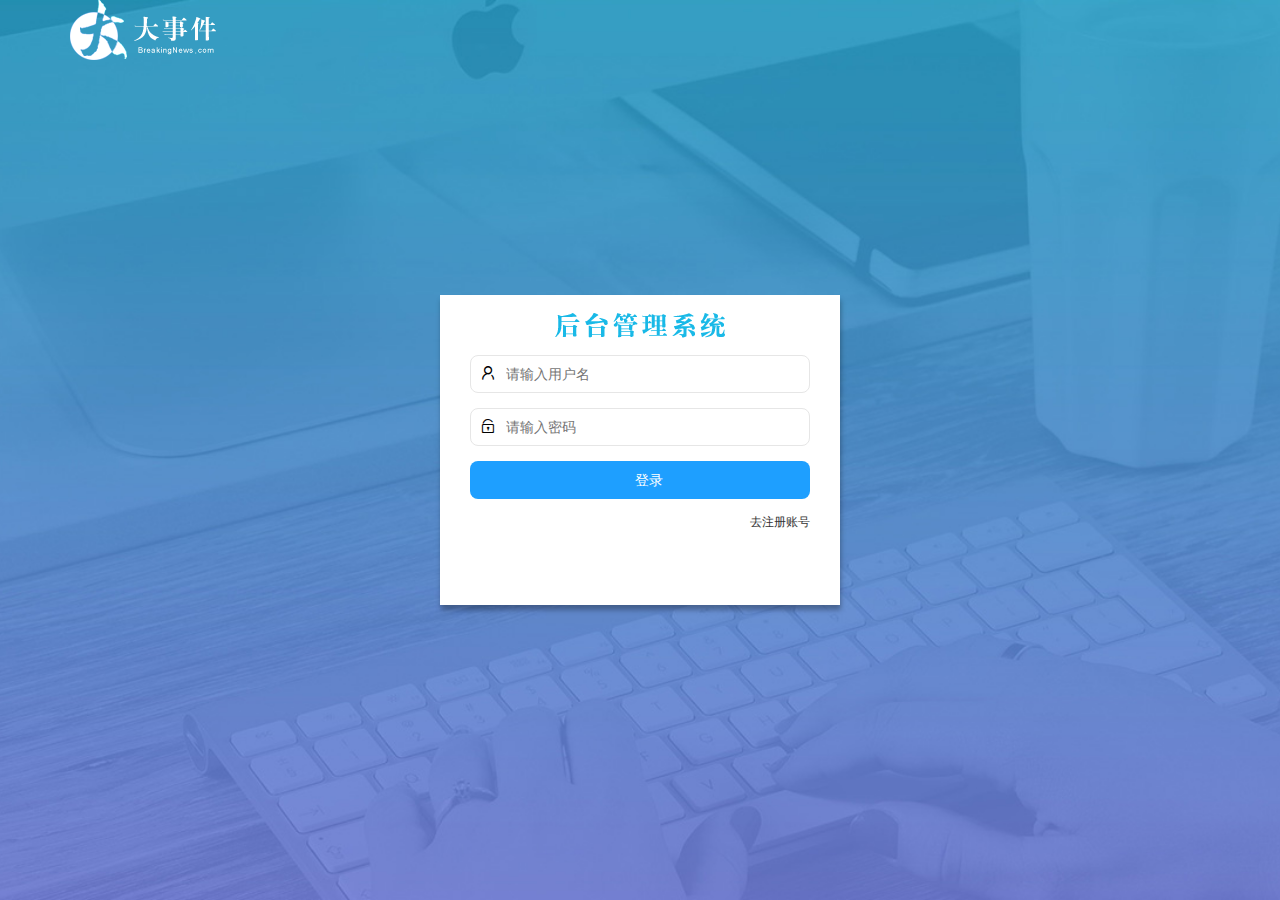
<file: login.html>
<!DOCTYPE html>
<html lang="en">

<head>
    <meta charset="UTF-8">
    <meta name="viewport" content="width=device-width, initial-scale=1.0">
    <title>大事件-登录/注册</title>
    <!-- 引入 layui 的css文件 -->
    <link rel="stylesheet" href="/assets/lib/layui/css/layui.css" />
    <!-- 引入自己的login.css文件 -->
    <link rel="stylesheet" href="/assets/css/login.css" />

</head>

<body>
    <!-- 大事件logo -->
    <div class="layui-main"><img src="/assets/images/logo.png" alt=""></div>
    <!-- 登录页面区域 -->
    <div class="loginAndRegBox login-box">
        <!-- 后台管理系统title -->
        <div class="login-title"></div>
        <!-- 表单区域 -->
        <form class="layui-form" id="login_box">
            <!-- 用户名 -->
            <div class="layui-form-item">
                <i class="layui-icon layui-icon-username"></i>
                <input type="text" name="username" required lay-verify="required|username" placeholder="请输入用户名" autocomplete="off" class="layui-input">
            </div>
            <!-- 密码框 -->
            <div class="layui-form-item">
                <i class="layui-icon layui-icon-password"></i>
                <input type="password" name="password" required lay-verify="required|pwd" placeholder="请输入密码" autocomplete="off" class="layui-input">
            </div>
            <!-- 登录按钮 -->
            <div class="layui-form-item">
                <button class=" layui-btn layui-btn-normal layui-btn-fluid " lay-submit>登录</button>
            </div>
            <!-- 去注册账号链接跳转 -->
            <div class="layui-form-item">
                <a href="javascript:;" id="register">去注册账号</a>
            </div>
        </form>
    </div>
    <!-- 注册页面区域 -->
    <div class="loginAndRegBox reg-box">
        <!-- 后台管理系统title -->
        <div class="login-title"></div>
        <!-- 表单区域 -->
        <form class="layui-form" id="reg_box">
            <!-- 用户名 -->
            <div class="layui-form-item">
                <i class="layui-icon layui-icon-username"></i>
                <input type="text" name="username" required lay-verify="required|username" placeholder="请输入用户名" autocomplete="off" class="layui-input">
            </div>
            <!-- 密码框 -->
            <div class="layui-form-item">
                <i class="layui-icon layui-icon-password"></i>
                <input type="password" id="password" name="password" required lay-verify="required|pwd" placeholder="请输入密码" autocomplete="off" class="layui-input">
            </div>
            <!-- 再次确认密码 -->
            <div class="layui-form-item">
                <i class="layui-icon layui-icon-password"></i>
                <input type="password" name="repassword" required lay-verify="required|pwd|repwd" placeholder="再次确认密码" autocomplete="off" class="layui-input">
            </div>
            <!-- 注册按钮 -->
            <div class="layui-form-item">
                <button class=" layui-btn layui-btn-normal layui-btn-fluid " lay-submit>注册</button>
            </div>
            <!-- 去登录账号链接跳转 -->
            <div class="layui-form-item">
                <a href="javascript:;" id="login">去登录</a>
            </div>
        </form>
    </div>

    <!-- 引入layui的js 文件 -->
    <script src="/assets/lib/layui/layui.all.js"></script>
    <!-- 引入jquery 文件 -->
    <script src="/assets/lib/jquery.js"></script>
    <!-- 引入自己的拼接根路径的baseAPI.js文件 -->
    <script src="/assets/js/baseAPI.js"></script>
    <!-- 引入自己的login.js文件 -->
    <script src="/assets/js/login.js"></script>
</body>

</html>
</file>
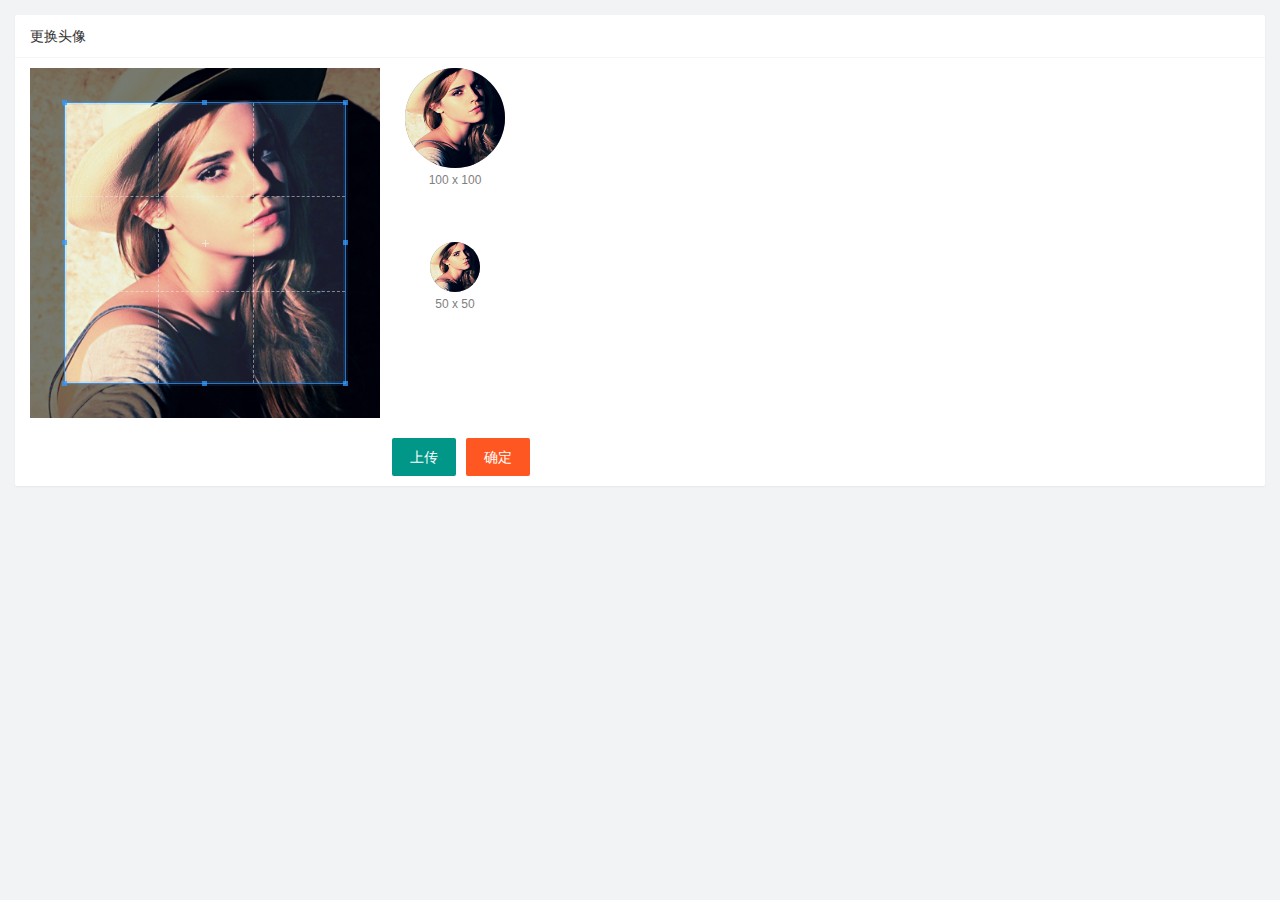
<file: user_avatar.html>
<!DOCTYPE html>
<html lang="en">

<head>
    <meta charset="UTF-8">
    <meta name="viewport" content="width=device-width, initial-scale=1.0">
    <title>Document</title>
    <link rel="stylesheet" href="/assets/lib/layui/css/layui.css">
    <link rel="stylesheet" href="/assets/lib/cropper/cropper.css" />
    <link rel="stylesheet" href="/assets/css/uaer_avatar.css">
</head>

<body>
    <div class="layui-card">
        <div class="layui-card-header">更换头像</div>
        <div class="layui-card-body">
            <!-- 第一行的图片裁剪和预览区域 -->
            <div class="row1">
                <!-- 图片裁剪区域 -->
                <div class="cropper-box">
                    <!-- 这个 img 标签很重要，将来会把它初始化为裁剪区域 -->
                    <img id="image" src="/assets/images/sample.jpg" />
                </div>
                <!-- 图片的预览区域 -->
                <div class="preview-box">
                    <div>
                        <!-- 宽高为 100px 的预览区域 -->
                        <div class="img-preview w100"></div>
                        <p class="size">100 x 100</p>
                    </div>
                    <div>
                        <!-- 宽高为 50px 的预览区域 -->
                        <div class="img-preview w50"></div>
                        <p class="size">50 x 50</p>
                    </div>
                </div>
            </div>

            <!-- 第二行的按钮区域 -->
            <div class="row2">
                <input type="file" id="file" accept="image/jpeg,image/png">
                <button type="button" class="layui-btn" id="btn_file">上传</button>
                <button type="button" id="btn_end" class="layui-btn layui-btn-danger">确定</button>
            </div>
        </div>
    </div>
    <script src="/assets/lib/layui/layui.all.js"></script>
    <script src="/assets/lib/jquery.js"></script>
    <script src="/assets/lib/cropper/Cropper.js"></script>
    <script src="/assets/lib/cropper/jquery-cropper.js"></script>
    <script src="/assets/js/baseAPI.js"></script>
    <script src="/assets/js/user_avatar.js"></script>
</body>

</html>
</file>
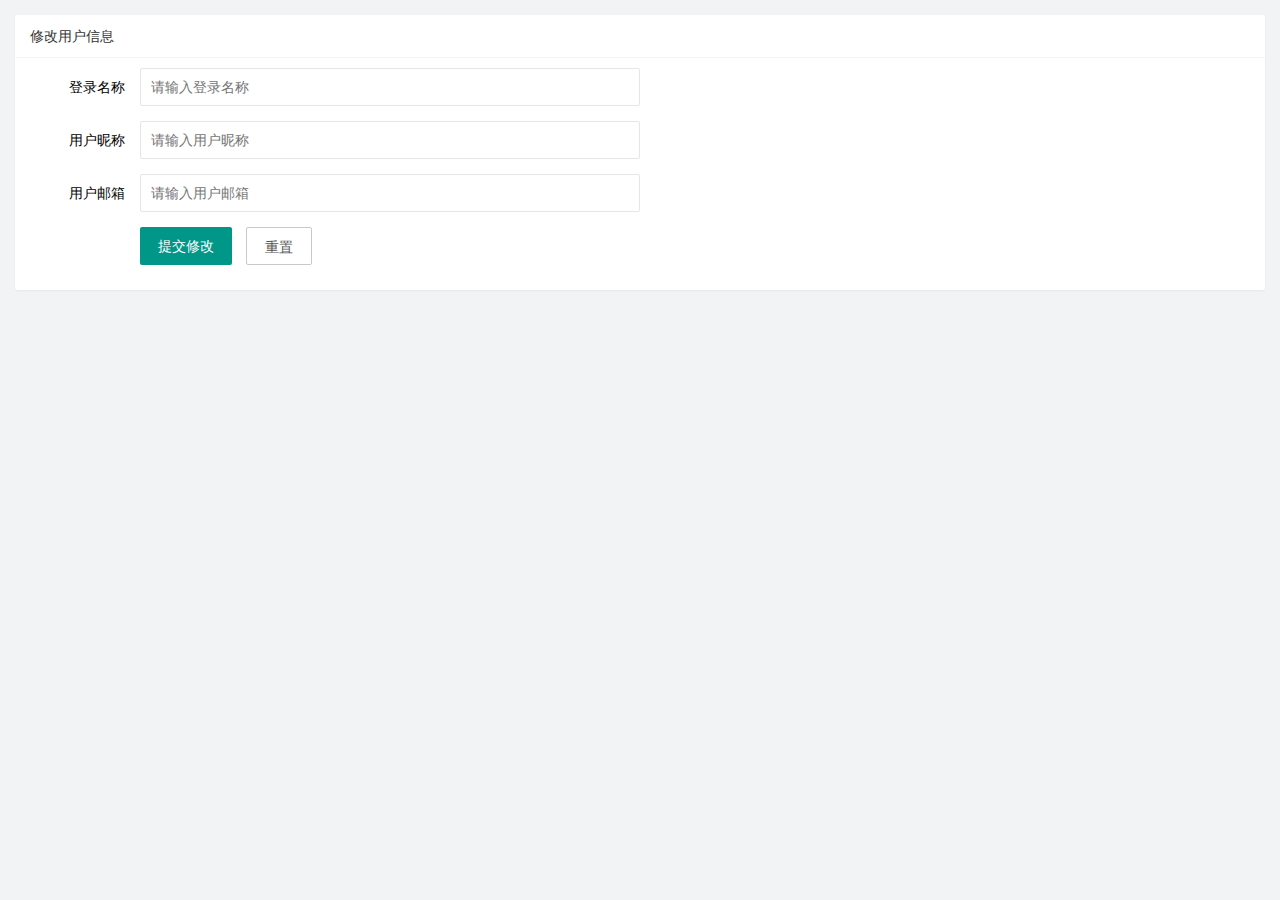
<file: user_info.html>
<!DOCTYPE html>
<html lang="en">

<head>
    <meta charset="UTF-8">
    <meta name="viewport" content="width=device-width, initial-scale=1.0">
    <title>基本资料</title>
    <!-- 引入layui的css样式 -->
    <link rel="stylesheet" href="/assets/lib/layui/css/layui.css" />
    <!-- 引入自己的CSS样式 -->
    <link rel="stylesheet" href="/assets/css/user_info.css" />
</head>

<body>
    <div class="layui-card">
        <div class="layui-card-header">修改用户信息</div>
        <div class="layui-card-body">
            <!-- 表单区域 -->
            <form class="layui-form" lay-filter="layui-form">
                <!-- 隐藏域 -->
                <input type="hidden" name="id" value="" />
                <div class="layui-form-item">
                    <label class="layui-form-label">登录名称</label>
                    <input type="text" name="username" required lay-verify="required" placeholder="请输入登录名称" autocomplete="off" class="layui-input" readonly>
                </div>
                <div class="layui-form-item">
                    <label class="layui-form-label">用户昵称</label>
                    <input type="text" name="nickname" required lay-verify="required|nickname" placeholder="请输入用户昵称" autocomplete="off" class="layui-input">
                </div>
                <div class="layui-form-item">
                    <label class="layui-form-label">用户邮箱</label>
                    <input type="text" name="email" required lay-verify="required|email" placeholder="请输入用户邮箱" autocomplete="off" class="layui-input">
                </div>
                <div class="layui-form-item">
                    <div class="layui-input-block">
                        <button class="layui-btn" lay-submit lay-filter="formDemo">提交修改</button>
                        <button type="reset" class="layui-btn layui-btn-primary" id="btnReset">重置</button>
                    </div>
                </div>
            </form>
        </div>
    </div>
    <!-- 引入layui的js文件 -->
    <script src="/assets/lib/layui/layui.all.js"></script>
    <!-- 引入jquery文件 -->
    <script src="/assets/lib/jquery.js"></script>
    <!-- 引入baseAPI.js文件 -->
    <script src="/assets/js/baseAPI.js"></script>
    <!-- 引入自己的js文件 -->
    <script src="/assets/js/user_info.js"></script>
</body>

</html>
</file>
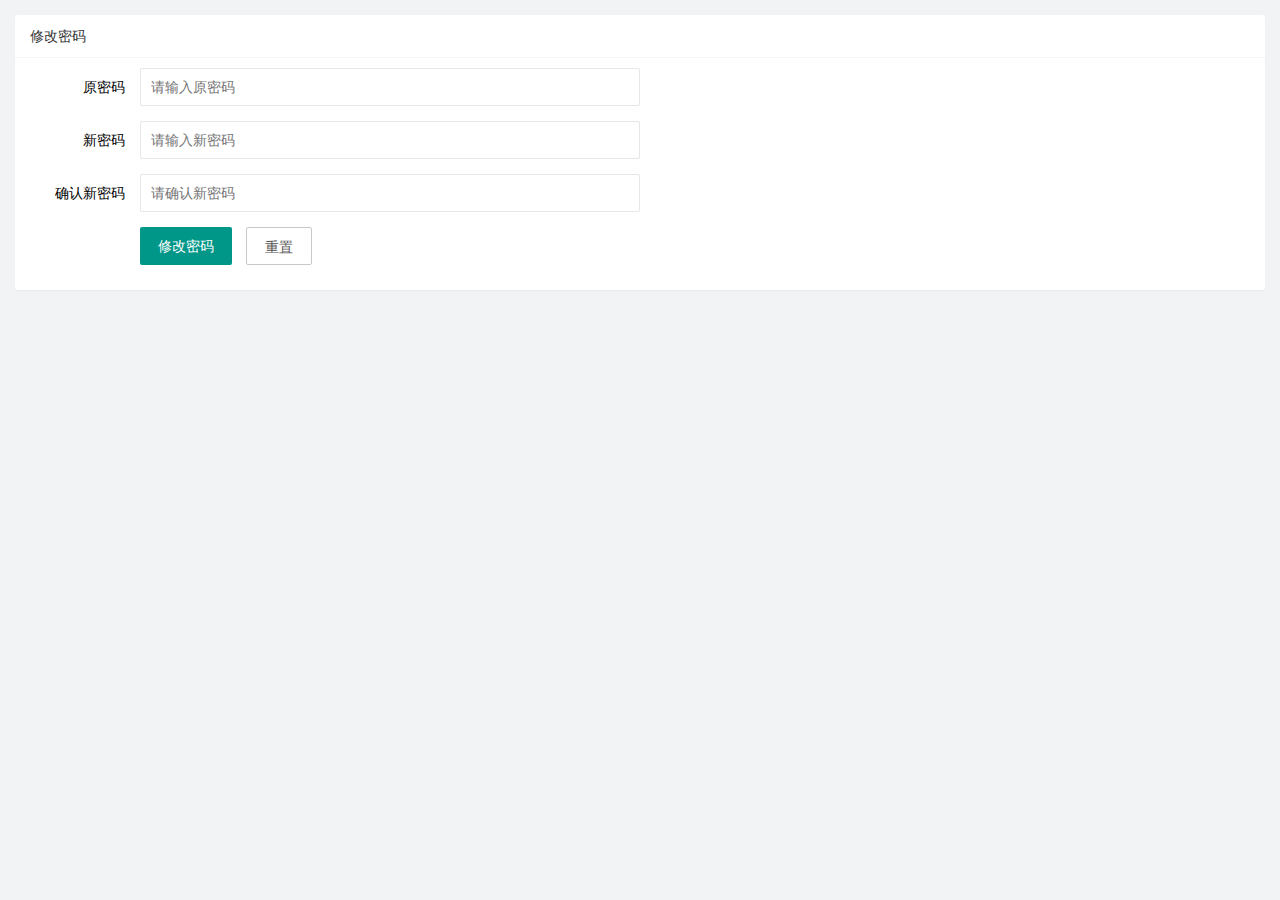
<file: user_pwd.html>
<!DOCTYPE html>
<html lang="en">

<head>
    <meta charset="UTF-8">
    <meta name="viewport" content="width=device-width, initial-scale=1.0">
    <title>Document</title>
    <link rel="stylesheet" href="/assets/lib/layui/css/layui.css">
    <link rel="stylesheet" href="/assets/css/user_pwd.css">
</head>

<body>
    <div class="layui-card">
        <div class="layui-card-header">修改密码</div>
        <div class="layui-card-body">
            <!-- 表单区域 -->
            <form class="layui-form">
                <div class="layui-form-item">
                    <label class="layui-form-label">原密码</label>
                    <input type="password" name="oldPwd" required lay-verify="required|pwd" placeholder="请输入原密码" autocomplete="off" class="layui-input">
                </div>
                <div class="layui-form-item">
                    <label class="layui-form-label">新密码</label>
                    <input type="password" name="newPwd" required lay-verify="required|pwd|samepwd" placeholder="请输入新密码" autocomplete="off" class="layui-input">
                </div>
                <div class="layui-form-item">
                    <label class="layui-form-label">确认新密码</label>
                    <input type="password" name="rePwd" required lay-verify="required|pwd|repwd" placeholder="请确认新密码" autocomplete="off" class="layui-input">
                </div>
                <div class="layui-form-item">
                    <div class="layui-input-block">
                        <button class="layui-btn" lay-submit lay-filter="formDemo">修改密码</button>
                        <button type="reset" class="layui-btn layui-btn-primary" id="btnReset">重置</button>
                    </div>
                </div>
            </form>
        </div>
    </div>
    <!-- 引入layui的js文件 -->
    <script src="/assets/lib/layui/layui.all.js"></script>
    <!-- 引入jquery文件 -->
    <script src="/assets/lib/jquery.js"></script>
    <!-- 引入baseAPI.js文件 -->
    <script src="/assets/js/baseAPI.js"></script>
    <!-- 引入自己的js文件 -->
    <script src="/assets/js/user_pwd.js"></script>
</body>

</html>
</file>
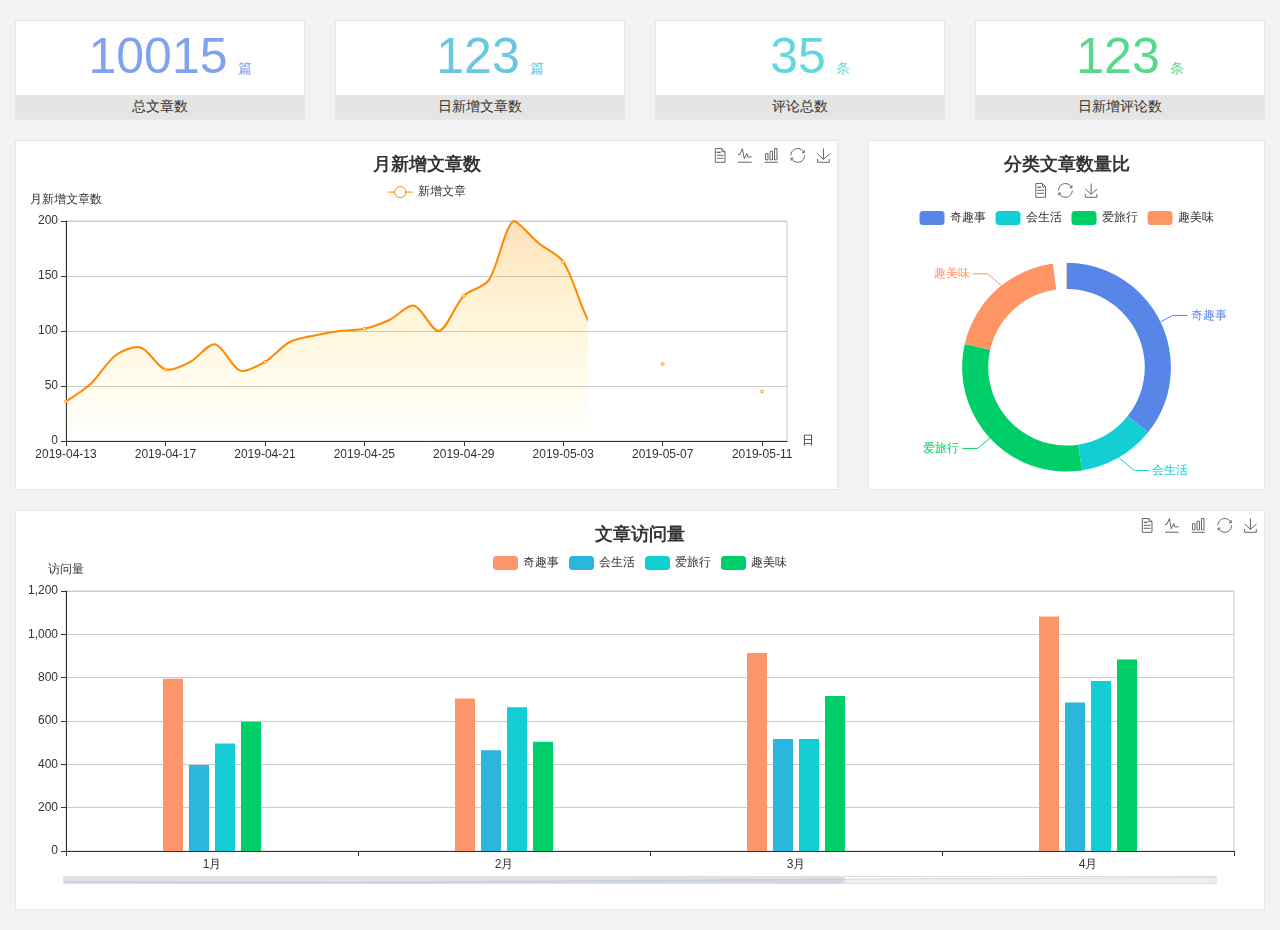
<file: home/dashboard.html>
<!DOCTYPE html>
<html lang="en">

<head>
  <meta charset="UTF-8">
  <meta name="viewport" content="width=device-width, initial-scale=1.0">
  <meta http-equiv="X-UA-Compatible" content="ie=edge">
  <title>图表统计</title>
  <link rel="stylesheet" href="../../assets/lib/bootstrap.css" />
  <link rel="stylesheet" href="../../assets/lib/main.css" />
  <script src="../../assets/lib/jquery.js"></script>
  <script type="text/javascript" src="../../assets/lib/echarts.min.js"></script>
</head>

<body>
  <div class="container-fluid">
    <div class="row spannel_list">
      <div class="col-sm-3 col-xs-6">
        <div class="spannel">
          <em>10015</em><span>篇</span>
          <b>总文章数</b>
        </div>
      </div>
      <div class="col-sm-3 col-xs-6">
        <div class="spannel scolor01">
          <em>123</em><span>篇</span>
          <b>日新增文章数</b>
        </div>
      </div>
      <div class="col-sm-3 col-xs-6">
        <div class="spannel scolor02">
          <em>35</em><span>条</span>
          <b>评论总数</b>
        </div>
      </div>
      <div class="col-sm-3 col-xs-6">
        <div class="spannel scolor03">
          <em>123</em><span>条</span>
          <b>日新增评论数</b>
        </div>
      </div>
    </div>
  </div>

  <div class="container-fluid">
    <div class="row curve-pie">
      <div class="col-lg-8 col-md-8">
        <div class="gragh_pannel" id="curve_show"></div>
      </div>
      <div class="col-lg-4 col-md-4">
        <div class="gragh_pannel" id="pie_show"></div>
      </div>
    </div>
  </div>

  <div class="container-fluid">
    <div class="column_pannel" id="column_show"></div>
  </div>

  <script>
    var oChart = echarts.init(document.getElementById('curve_show'));
    var aList_all = [
      { 'count': 36, 'date': '2019-04-13' },
      { 'count': 52, 'date': '2019-04-14' },
      { 'count': 78, 'date': '2019-04-15' },
      { 'count': 85, 'date': '2019-04-16' },
      { 'count': 65, 'date': '2019-04-17' },
      { 'count': 72, 'date': '2019-04-18' },
      { 'count': 88, 'date': '2019-04-19' },
      { 'count': 64, 'date': '2019-04-20' },
      { 'count': 72, 'date': '2019-04-21' },
      { 'count': 90, 'date': '2019-04-22' },
      { 'count': 96, 'date': '2019-04-23' },
      { 'count': 100, 'date': '2019-04-24' },
      { 'count': 102, 'date': '2019-04-25' },
      { 'count': 110, 'date': '2019-04-26' },
      { 'count': 123, 'date': '2019-04-27' },
      { 'count': 100, 'date': '2019-04-28' },
      { 'count': 132, 'date': '2019-04-29' },
      { 'count': 146, 'date': '2019-04-30' },
      { 'count': 200, 'date': '2019-05-01' },
      { 'count': 180, 'date': '2019-05-02' },
      { 'count': 163, 'date': '2019-05-03' },
      { 'count': 110, 'date': '2019-05-04' },
      { 'count': 80, 'date': '2019-05-05' },
      { 'count': 82, 'date': '2019-05-06' },
      { 'count': 70, 'date': '2019-05-07' },
      { 'count': 65, 'date': '2019-05-08' },
      { 'count': 54, 'date': '2019-05-09' },
      { 'count': 40, 'date': '2019-05-10' },
      { 'count': 45, 'date': '2019-05-11' },
      { 'count': 38, 'date': '2019-05-12' },
    ];

    let aCount = [];
    let aDate = [];

    for (var i = 0; i < aList_all.length; i++) {
      aCount.push(aList_all[i].count);
      aDate.push(aList_all[i].date);
    }

    var chartopt = {
      title: {
        text: '月新增文章数',
        left: 'center',
        top: '10'
      },
      tooltip: {
        trigger: 'axis'
      },
      legend: {
        data: ['新增文章'],
        top: '40'
      },
      toolbox: {
        show: true,
        feature: {
          mark: { show: true },
          dataView: { show: true, readOnly: false },
          magicType: { show: true, type: ['line', 'bar'] },
          restore: { show: true },
          saveAsImage: { show: true }
        }
      },
      calculable: true,
      xAxis: [
        {
          name: '日',
          type: 'category',
          boundaryGap: false,
          data: aDate
        }
      ],
      yAxis: [
        {
          name: '月新增文章数',
          type: 'value'
        }
      ],
      series: [
        {
          name: '新增文章',
          type: 'line',
          smooth: true,
          itemStyle: { normal: { areaStyle: { type: 'default' }, color: '#f80' }, lineStyle: { color: '#f80' } },
          data: aCount
        }],
      areaStyle: {
        normal: {
          color: new echarts.graphic.LinearGradient(0, 0, 0, 1, [{
            offset: 0,
            color: 'rgba(255,136,0,0.39)'
          }, {
            offset: .34,
            color: 'rgba(255,180,0,0.25)'
          }, {
            offset: 1,
            color: 'rgba(255,222,0,0.00)'
          }])

        }
      },
      grid: {
        show: true,
        x: 50,
        x2: 50,
        y: 80,
        height: 220
      }
    };

    oChart.setOption(chartopt);


    var oPie = echarts.init(document.getElementById('pie_show'));
    var oPieopt =
    {
      title: {
        top: 10,
        text: '分类文章数量比',
        x: 'center'
      },
      tooltip: {
        trigger: 'item',
        formatter: "{a} <br/>{b} : {c} ({d}%)"
      },
      color: ['#5885e8', '#13cfd5', '#00ce68', '#ff9565'],
      legend: {
        x: 'center',
        top: 65,
        data: ['奇趣事', '会生活', '爱旅行', '趣美味']
      },
      toolbox: {
        show: true,
        x: 'center',
        top: 35,
        feature: {
          mark: { show: true },
          dataView: { show: true, readOnly: false },
          magicType: {
            show: true,
            type: ['pie', 'funnel'],
            option: {
              funnel: {
                x: '25%',
                width: '50%',
                funnelAlign: 'left',
                max: 1548
              }
            }
          },
          restore: { show: true },
          saveAsImage: { show: true }
        }
      },
      calculable: true,
      series: [
        {
          name: '访问来源',
          type: 'pie',
          radius: ['45%', '60%'],
          center: ['50%', '65%'],
          data: [
            { value: 300, name: '奇趣事' },
            { value: 100, name: '会生活' },
            { value: 260, name: '爱旅行' },
            { value: 180, name: '趣美味' }
          ]
        }
      ]
    };
    oPie.setOption(oPieopt);



    var oColumn = this.echarts.init(document.getElementById('column_show'));
    var oColumnopt =
    {
      title: {
        text: '文章访问量',
        left: 'center',
        top: '10'
      },
      tooltip: {
        trigger: 'axis'
      },
      legend: {
        data: ['奇趣事', '会生活', '爱旅行', '趣美味'],
        top: '40'
      },
      toolbox: {
        show: true,
        feature: {
          mark: { show: true },
          dataView: { show: true, readOnly: false },
          magicType: { show: true, type: ['line', 'bar'] },
          restore: { show: true },
          saveAsImage: { show: true }
        }
      },
      calculable: true,
      xAxis: [
        {
          type: 'category',
          data: ['1月', '2月', '3月', '4月', '5月']
        }
      ],
      yAxis: [
        {
          name: '访问量',
          type: 'value'
        }
      ],
      series: [
        {
          name: '奇趣事',
          type: 'bar',
          barWidth: 20,
          itemStyle: {
            normal: { areaStyle: { type: 'default' }, color: '#fd956a' }
          },
          data: [800, 708, 920, 1090, 1200]
        },
        {
          name: '会生活',
          type: 'bar',
          barWidth: 20,
          itemStyle: {
            normal: { areaStyle: { type: 'default' }, color: '#2bb6db' }
          },
          data: [400, 468, 520, 690, 800]
        },
        {
          name: '爱旅行',
          type: 'bar',
          barWidth: 20,
          itemStyle: {
            normal: { areaStyle: { type: 'default' }, color: '#13cfd5' }
          },
          data: [500, 668, 520, 790, 900]
        },
        {
          name: '趣美味',
          type: 'bar',
          barWidth: 20,
          itemStyle: {
            normal: { areaStyle: { type: 'default' }, color: '#00ce68' }
          },
          data: [600, 508, 720, 890, 1000]
        }
      ],
      grid: {
        show: true,
        x: 50,
        x2: 30,
        y: 80,
        height: 260
      },
      dataZoom: [//给x轴设置滚动条
        {
          start: 0,//默认为0
          end: 100 - 1000 / 31,//默认为100
          type: 'slider',
          show: true,
          xAxisIndex: [0],
          handleSize: 0,//滑动条的 左右2个滑动条的大小
          height: 8,//组件高度
          left: 45, //左边的距离
          right: 50,//右边的距离
          bottom: 26,//右边的距离
          handleColor: '#ddd',//h滑动图标的颜色
          handleStyle: {
            borderColor: "#cacaca",
            borderWidth: "1",
            shadowBlur: 2,
            background: "#ddd",
            shadowColor: "#ddd",
          }
        }]
    };
    oColumn.setOption(oColumnopt);
  </script>
</body>

</html>
</file>
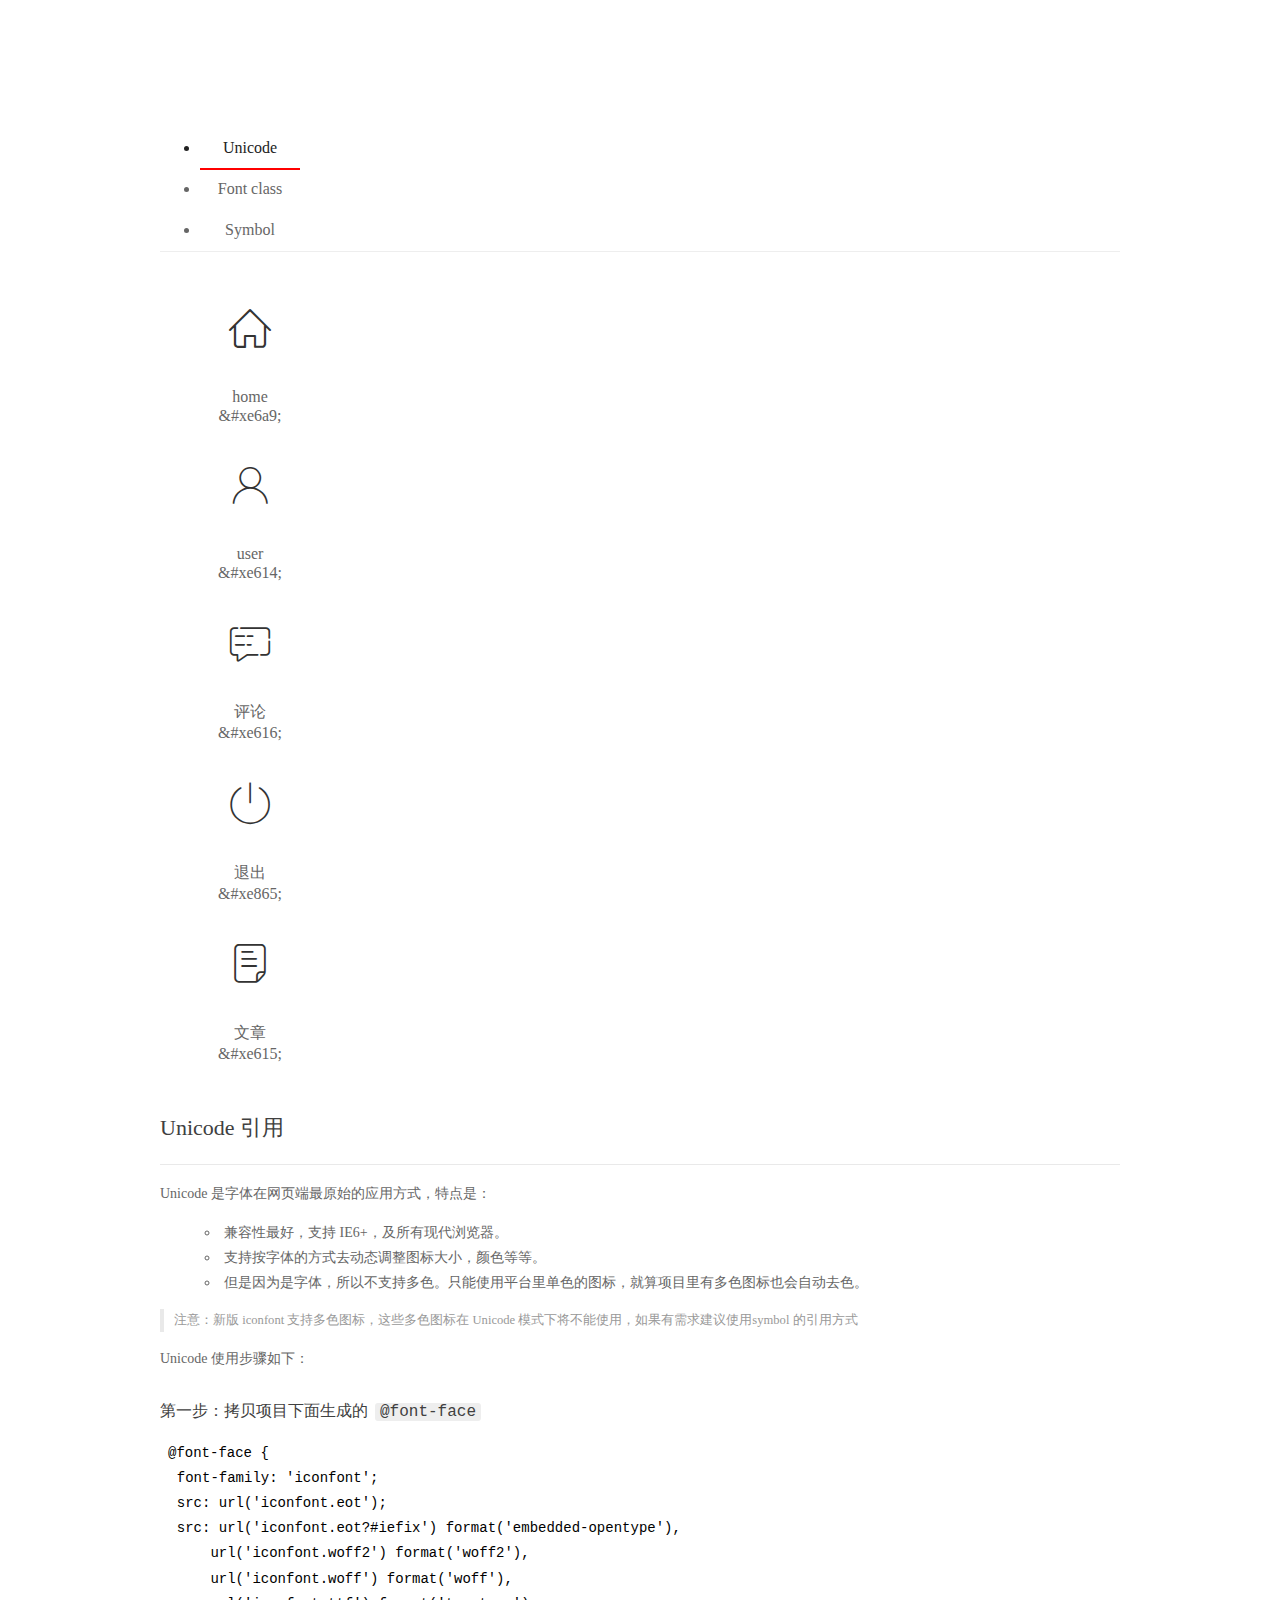
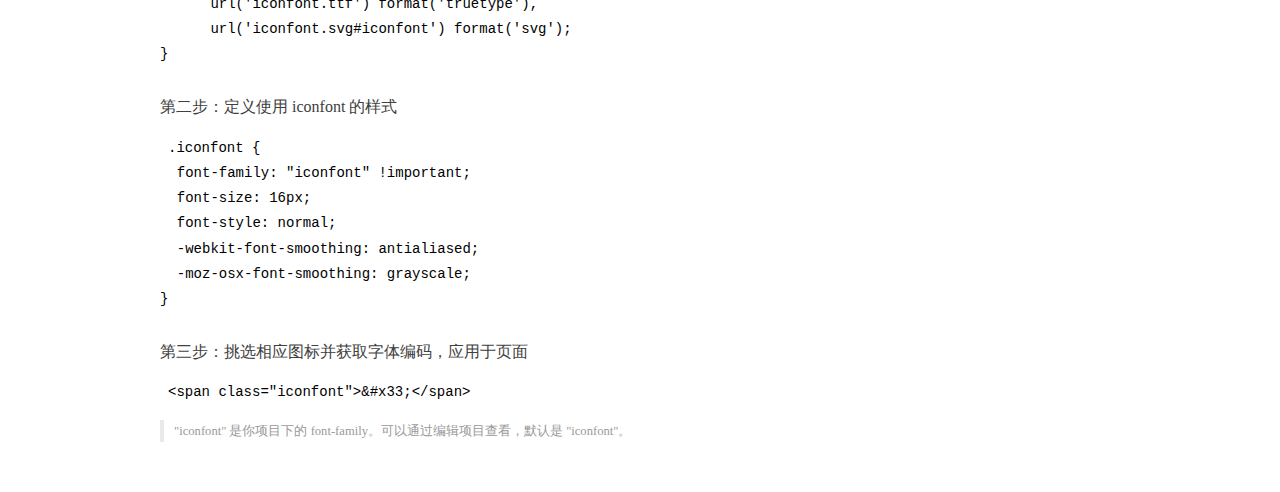
<file: assets/fonts/demo_index.html>
<!DOCTYPE html>
<html>
<head>
  <meta charset="utf-8"/>
  <title>IconFont Demo</title>
  <link rel="shortcut icon" href="https://gtms04.alicdn.com/tps/i4/TB1_oz6GVXXXXaFXpXXJDFnIXXX-64-64.ico" type="image/x-icon"/>
  <link rel="stylesheet" href="https://g.alicdn.com/thx/cube/1.3.2/cube.min.css">
  <link rel="stylesheet" href="demo.css">
  <link rel="stylesheet" href="iconfont.css">
  <script src="iconfont.js"></script>
  <!-- jQuery -->
  <script src="https://a1.alicdn.com/oss/uploads/2018/12/26/7bfddb60-08e8-11e9-9b04-53e73bb6408b.js"></script>
  <!-- 代码高亮 -->
  <script src="https://a1.alicdn.com/oss/uploads/2018/12/26/a3f714d0-08e6-11e9-8a15-ebf944d7534c.js"></script>
</head>
<body>
  <div class="main">
    <h1 class="logo"><a href="https://www.iconfont.cn/" title="iconfont 首页" target="_blank">&#xe86b;</a></h1>
    <div class="nav-tabs">
      <ul id="tabs" class="dib-box">
        <li class="dib active"><span>Unicode</span></li>
        <li class="dib"><span>Font class</span></li>
        <li class="dib"><span>Symbol</span></li>
      </ul>
      
    </div>
    <div class="tab-container">
      <div class="content unicode" style="display: block;">
          <ul class="icon_lists dib-box">
          
            <li class="dib">
              <span class="icon iconfont">&#xe6a9;</span>
                <div class="name">home</div>
                <div class="code-name">&amp;#xe6a9;</div>
              </li>
          
            <li class="dib">
              <span class="icon iconfont">&#xe614;</span>
                <div class="name">user</div>
                <div class="code-name">&amp;#xe614;</div>
              </li>
          
            <li class="dib">
              <span class="icon iconfont">&#xe616;</span>
                <div class="name">评论</div>
                <div class="code-name">&amp;#xe616;</div>
              </li>
          
            <li class="dib">
              <span class="icon iconfont">&#xe865;</span>
                <div class="name">退出</div>
                <div class="code-name">&amp;#xe865;</div>
              </li>
          
            <li class="dib">
              <span class="icon iconfont">&#xe615;</span>
                <div class="name">文章</div>
                <div class="code-name">&amp;#xe615;</div>
              </li>
          
          </ul>
          <div class="article markdown">
          <h2 id="unicode-">Unicode 引用</h2>
          <hr>

          <p>Unicode 是字体在网页端最原始的应用方式，特点是：</p>
          <ul>
            <li>兼容性最好，支持 IE6+，及所有现代浏览器。</li>
            <li>支持按字体的方式去动态调整图标大小，颜色等等。</li>
            <li>但是因为是字体，所以不支持多色。只能使用平台里单色的图标，就算项目里有多色图标也会自动去色。</li>
          </ul>
          <blockquote>
            <p>注意：新版 iconfont 支持多色图标，这些多色图标在 Unicode 模式下将不能使用，如果有需求建议使用symbol 的引用方式</p>
          </blockquote>
          <p>Unicode 使用步骤如下：</p>
          <h3 id="-font-face">第一步：拷贝项目下面生成的 <code>@font-face</code></h3>
<pre><code class="language-css"
>@font-face {
  font-family: 'iconfont';
  src: url('iconfont.eot');
  src: url('iconfont.eot?#iefix') format('embedded-opentype'),
      url('iconfont.woff2') format('woff2'),
      url('iconfont.woff') format('woff'),
      url('iconfont.ttf') format('truetype'),
      url('iconfont.svg#iconfont') format('svg');
}
</code></pre>
          <h3 id="-iconfont-">第二步：定义使用 iconfont 的样式</h3>
<pre><code class="language-css"
>.iconfont {
  font-family: "iconfont" !important;
  font-size: 16px;
  font-style: normal;
  -webkit-font-smoothing: antialiased;
  -moz-osx-font-smoothing: grayscale;
}
</code></pre>
          <h3 id="-">第三步：挑选相应图标并获取字体编码，应用于页面</h3>
<pre>
<code class="language-html"
>&lt;span class="iconfont"&gt;&amp;#x33;&lt;/span&gt;
</code></pre>
          <blockquote>
            <p>"iconfont" 是你项目下的 font-family。可以通过编辑项目查看，默认是 "iconfont"。</p>
          </blockquote>
          </div>
      </div>
      <div class="content font-class">
        <ul class="icon_lists dib-box">
          
          <li class="dib">
            <span class="icon iconfont icon-home"></span>
            <div class="name">
              home
            </div>
            <div class="code-name">.icon-home
            </div>
          </li>
          
          <li class="dib">
            <span class="icon iconfont icon-user"></span>
            <div class="name">
              user
            </div>
            <div class="code-name">.icon-user
            </div>
          </li>
          
          <li class="dib">
            <span class="icon iconfont icon-pinglun"></span>
            <div class="name">
              评论
            </div>
            <div class="code-name">.icon-pinglun
            </div>
          </li>
          
          <li class="dib">
            <span class="icon iconfont icon-tuichu"></span>
            <div class="name">
              退出
            </div>
            <div class="code-name">.icon-tuichu
            </div>
          </li>
          
          <li class="dib">
            <span class="icon iconfont icon-16"></span>
            <div class="name">
              文章
            </div>
            <div class="code-name">.icon-16
            </div>
          </li>
          
        </ul>
        <div class="article markdown">
        <h2 id="font-class-">font-class 引用</h2>
        <hr>

        <p>font-class 是 Unicode 使用方式的一种变种，主要是解决 Unicode 书写不直观，语意不明确的问题。</p>
        <p>与 Unicode 使用方式相比，具有如下特点：</p>
        <ul>
          <li>兼容性良好，支持 IE8+，及所有现代浏览器。</li>
          <li>相比于 Unicode 语意明确，书写更直观。可以很容易分辨这个 icon 是什么。</li>
          <li>因为使用 class 来定义图标，所以当要替换图标时，只需要修改 class 里面的 Unicode 引用。</li>
          <li>不过因为本质上还是使用的字体，所以多色图标还是不支持的。</li>
        </ul>
        <p>使用步骤如下：</p>
        <h3 id="-fontclass-">第一步：引入项目下面生成的 fontclass 代码：</h3>
<pre><code class="language-html">&lt;link rel="stylesheet" href="./iconfont.css"&gt;
</code></pre>
        <h3 id="-">第二步：挑选相应图标并获取类名，应用于页面：</h3>
<pre><code class="language-html">&lt;span class="iconfont icon-xxx"&gt;&lt;/span&gt;
</code></pre>
        <blockquote>
          <p>"
            iconfont" 是你项目下的 font-family。可以通过编辑项目查看，默认是 "iconfont"。</p>
        </blockquote>
      </div>
      </div>
      <div class="content symbol">
          <ul class="icon_lists dib-box">
          
            <li class="dib">
                <svg class="icon svg-icon" aria-hidden="true">
                  <use xlink:href="#icon-home"></use>
                </svg>
                <div class="name">home</div>
                <div class="code-name">#icon-home</div>
            </li>
          
            <li class="dib">
                <svg class="icon svg-icon" aria-hidden="true">
                  <use xlink:href="#icon-user"></use>
                </svg>
                <div class="name">user</div>
                <div class="code-name">#icon-user</div>
            </li>
          
            <li class="dib">
                <svg class="icon svg-icon" aria-hidden="true">
                  <use xlink:href="#icon-pinglun"></use>
                </svg>
                <div class="name">评论</div>
                <div class="code-name">#icon-pinglun</div>
            </li>
          
            <li class="dib">
                <svg class="icon svg-icon" aria-hidden="true">
                  <use xlink:href="#icon-tuichu"></use>
                </svg>
                <div class="name">退出</div>
                <div class="code-name">#icon-tuichu</div>
            </li>
          
            <li class="dib">
                <svg class="icon svg-icon" aria-hidden="true">
                  <use xlink:href="#icon-16"></use>
                </svg>
                <div class="name">文章</div>
                <div class="code-name">#icon-16</div>
            </li>
          
          </ul>
          <div class="article markdown">
          <h2 id="symbol-">Symbol 引用</h2>
          <hr>

          <p>这是一种全新的使用方式，应该说这才是未来的主流，也是平台目前推荐的用法。相关介绍可以参考这篇<a href="">文章</a>
            这种用法其实是做了一个 SVG 的集合，与另外两种相比具有如下特点：</p>
          <ul>
            <li>支持多色图标了，不再受单色限制。</li>
            <li>通过一些技巧，支持像字体那样，通过 <code>font-size</code>, <code>color</code> 来调整样式。</li>
            <li>兼容性较差，支持 IE9+，及现代浏览器。</li>
            <li>浏览器渲染 SVG 的性能一般，还不如 png。</li>
          </ul>
          <p>使用步骤如下：</p>
          <h3 id="-symbol-">第一步：引入项目下面生成的 symbol 代码：</h3>
<pre><code class="language-html">&lt;script src="./iconfont.js"&gt;&lt;/script&gt;
</code></pre>
          <h3 id="-css-">第二步：加入通用 CSS 代码（引入一次就行）：</h3>
<pre><code class="language-html">&lt;style&gt;
.icon {
  width: 1em;
  height: 1em;
  vertical-align: -0.15em;
  fill: currentColor;
  overflow: hidden;
}
&lt;/style&gt;
</code></pre>
          <h3 id="-">第三步：挑选相应图标并获取类名，应用于页面：</h3>
<pre><code class="language-html">&lt;svg class="icon" aria-hidden="true"&gt;
  &lt;use xlink:href="#icon-xxx"&gt;&lt;/use&gt;
&lt;/svg&gt;
</code></pre>
          </div>
      </div>

    </div>
  </div>
  <script>
  $(document).ready(function () {
      $('.tab-container .content:first').show()

      $('#tabs li').click(function (e) {
        var tabContent = $('.tab-container .content')
        var index = $(this).index()

        if ($(this).hasClass('active')) {
          return
        } else {
          $('#tabs li').removeClass('active')
          $(this).addClass('active')

          tabContent.hide().eq(index).fadeIn()
        }
      })
    })
  </script>
</body>
</html>
</file>
<file: assets/lib/layui/css/layui.css>
/** layui-v2.5.5 MIT License By https://www.layui.com */
 .layui-inline,img{display:inline-block;vertical-align:middle}h1,h2,h3,h4,h5,h6{font-weight:400}.layui-edge,.layui-header,.layui-inline,.layui-main{position:relative}.layui-body,.layui-edge,.layui-elip{overflow:hidden}.layui-btn,.layui-edge,.layui-inline,img{vertical-align:middle}.layui-btn,.layui-disabled,.layui-icon,.layui-unselect{-moz-user-select:none;-webkit-user-select:none;-ms-user-select:none}.layui-elip,.layui-form-checkbox span,.layui-form-pane .layui-form-label{text-overflow:ellipsis;white-space:nowrap}.layui-breadcrumb,.layui-tree-btnGroup{visibility:hidden}blockquote,body,button,dd,div,dl,dt,form,h1,h2,h3,h4,h5,h6,input,li,ol,p,pre,td,textarea,th,ul{margin:0;padding:0;-webkit-tap-highlight-color:rgba(0,0,0,0)}a:active,a:hover{outline:0}img{border:none}li{list-style:none}table{border-collapse:collapse;border-spacing:0}h4,h5,h6{font-size:100%}button,input,optgroup,option,select,textarea{font-family:inherit;font-size:inherit;font-style:inherit;font-weight:inherit;outline:0}pre{white-space:pre-wrap;white-space:-moz-pre-wrap;white-space:-pre-wrap;white-space:-o-pre-wrap;word-wrap:break-word}body{line-height:24px;font:14px Helvetica Neue,Helvetica,PingFang SC,Tahoma,Arial,sans-serif}hr{height:1px;margin:10px 0;border:0;clear:both}a{color:#333;text-decoration:none}a:hover{color:#777}a cite{font-style:normal;*cursor:pointer}.layui-border-box,.layui-border-box *{box-sizing:border-box}.layui-box,.layui-box *{box-sizing:content-box}.layui-clear{clear:both;*zoom:1}.layui-clear:after{content:'\20';clear:both;*zoom:1;display:block;height:0}.layui-inline{*display:inline;*zoom:1}.layui-edge{display:inline-block;width:0;height:0;border-width:6px;border-style:dashed;border-color:transparent}.layui-edge-top{top:-4px;border-bottom-color:#999;border-bottom-style:solid}.layui-edge-right{border-left-color:#999;border-left-style:solid}.layui-edge-bottom{top:2px;border-top-color:#999;border-top-style:solid}.layui-edge-left{border-right-color:#999;border-right-style:solid}.layui-disabled,.layui-disabled:hover{color:#d2d2d2!important;cursor:not-allowed!important}.layui-circle{border-radius:100%}.layui-show{display:block!important}.layui-hide{display:none!important}@font-face{font-family:layui-icon;src:url(../font/iconfont.eot?v=250);src:url(../font/iconfont.eot?v=250#iefix) format('embedded-opentype'),url(../font/iconfont.woff2?v=250) format('woff2'),url(../font/iconfont.woff?v=250) format('woff'),url(../font/iconfont.ttf?v=250) format('truetype'),url(../font/iconfont.svg?v=250#layui-icon) format('svg')}.layui-icon{font-family:layui-icon!important;font-size:16px;font-style:normal;-webkit-font-smoothing:antialiased;-moz-osx-font-smoothing:grayscale}.layui-icon-reply-fill:before{content:"\e611"}.layui-icon-set-fill:before{content:"\e614"}.layui-icon-menu-fill:before{content:"\e60f"}.layui-icon-search:before{content:"\e615"}.layui-icon-share:before{content:"\e641"}.layui-icon-set-sm:before{content:"\e620"}.layui-icon-engine:before{content:"\e628"}.layui-icon-close:before{content:"\1006"}.layui-icon-close-fill:before{content:"\1007"}.layui-icon-chart-screen:before{content:"\e629"}.layui-icon-star:before{content:"\e600"}.layui-icon-circle-dot:before{content:"\e617"}.layui-icon-chat:before{content:"\e606"}.layui-icon-release:before{content:"\e609"}.layui-icon-list:before{content:"\e60a"}.layui-icon-chart:before{content:"\e62c"}.layui-icon-ok-circle:before{content:"\1005"}.layui-icon-layim-theme:before{content:"\e61b"}.layui-icon-table:before{content:"\e62d"}.layui-icon-right:before{content:"\e602"}.layui-icon-left:before{content:"\e603"}.layui-icon-cart-simple:before{content:"\e698"}.layui-icon-face-cry:before{content:"\e69c"}.layui-icon-face-smile:before{content:"\e6af"}.layui-icon-survey:before{content:"\e6b2"}.layui-icon-tree:before{content:"\e62e"}.layui-icon-upload-circle:before{content:"\e62f"}.layui-icon-add-circle:before{content:"\e61f"}.layui-icon-download-circle:before{content:"\e601"}.layui-icon-templeate-1:before{content:"\e630"}.layui-icon-util:before{content:"\e631"}.layui-icon-face-surprised:before{content:"\e664"}.layui-icon-edit:before{content:"\e642"}.layui-icon-speaker:before{content:"\e645"}.layui-icon-down:before{content:"\e61a"}.layui-icon-file:before{content:"\e621"}.layui-icon-layouts:before{content:"\e632"}.layui-icon-rate-half:before{content:"\e6c9"}.layui-icon-add-circle-fine:before{content:"\e608"}.layui-icon-prev-circle:before{content:"\e633"}.layui-icon-read:before{content:"\e705"}.layui-icon-404:before{content:"\e61c"}.layui-icon-carousel:before{content:"\e634"}.layui-icon-help:before{content:"\e607"}.layui-icon-code-circle:before{content:"\e635"}.layui-icon-water:before{content:"\e636"}.layui-icon-username:before{content:"\e66f"}.layui-icon-find-fill:before{content:"\e670"}.layui-icon-about:before{content:"\e60b"}.layui-icon-location:before{content:"\e715"}.layui-icon-up:before{content:"\e619"}.layui-icon-pause:before{content:"\e651"}.layui-icon-date:before{content:"\e637"}.layui-icon-layim-uploadfile:before{content:"\e61d"}.layui-icon-delete:before{content:"\e640"}.layui-icon-play:before{content:"\e652"}.layui-icon-top:before{content:"\e604"}.layui-icon-friends:before{content:"\e612"}.layui-icon-refresh-3:before{content:"\e9aa"}.layui-icon-ok:before{content:"\e605"}.layui-icon-layer:before{content:"\e638"}.layui-icon-face-smile-fine:before{content:"\e60c"}.layui-icon-dollar:before{content:"\e659"}.layui-icon-group:before{content:"\e613"}.layui-icon-layim-download:before{content:"\e61e"}.layui-icon-picture-fine:before{content:"\e60d"}.layui-icon-link:before{content:"\e64c"}.layui-icon-diamond:before{content:"\e735"}.layui-icon-log:before{content:"\e60e"}.layui-icon-rate-solid:before{content:"\e67a"}.layui-icon-fonts-del:before{content:"\e64f"}.layui-icon-unlink:before{content:"\e64d"}.layui-icon-fonts-clear:before{content:"\e639"}.layui-icon-triangle-r:before{content:"\e623"}.layui-icon-circle:before{content:"\e63f"}.layui-icon-radio:before{content:"\e643"}.layui-icon-align-center:before{content:"\e647"}.layui-icon-align-right:before{content:"\e648"}.layui-icon-align-left:before{content:"\e649"}.layui-icon-loading-1:before{content:"\e63e"}.layui-icon-return:before{content:"\e65c"}.layui-icon-fonts-strong:before{content:"\e62b"}.layui-icon-upload:before{content:"\e67c"}.layui-icon-dialogue:before{content:"\e63a"}.layui-icon-video:before{content:"\e6ed"}.layui-icon-headset:before{content:"\e6fc"}.layui-icon-cellphone-fine:before{content:"\e63b"}.layui-icon-add-1:before{content:"\e654"}.layui-icon-face-smile-b:before{content:"\e650"}.layui-icon-fonts-html:before{content:"\e64b"}.layui-icon-form:before{content:"\e63c"}.layui-icon-cart:before{content:"\e657"}.layui-icon-camera-fill:before{content:"\e65d"}.layui-icon-tabs:before{content:"\e62a"}.layui-icon-fonts-code:before{content:"\e64e"}.layui-icon-fire:before{content:"\e756"}.layui-icon-set:before{content:"\e716"}.layui-icon-fonts-u:before{content:"\e646"}.layui-icon-triangle-d:before{content:"\e625"}.layui-icon-tips:before{content:"\e702"}.layui-icon-picture:before{content:"\e64a"}.layui-icon-more-vertical:before{content:"\e671"}.layui-icon-flag:before{content:"\e66c"}.layui-icon-loading:before{content:"\e63d"}.layui-icon-fonts-i:before{content:"\e644"}.layui-icon-refresh-1:before{content:"\e666"}.layui-icon-rmb:before{content:"\e65e"}.layui-icon-home:before{content:"\e68e"}.layui-icon-user:before{content:"\e770"}.layui-icon-notice:before{content:"\e667"}.layui-icon-login-weibo:before{content:"\e675"}.layui-icon-voice:before{content:"\e688"}.layui-icon-upload-drag:before{content:"\e681"}.layui-icon-login-qq:before{content:"\e676"}.layui-icon-snowflake:before{content:"\e6b1"}.layui-icon-file-b:before{content:"\e655"}.layui-icon-template:before{content:"\e663"}.layui-icon-auz:before{content:"\e672"}.layui-icon-console:before{content:"\e665"}.layui-icon-app:before{content:"\e653"}.layui-icon-prev:before{content:"\e65a"}.layui-icon-website:before{content:"\e7ae"}.layui-icon-next:before{content:"\e65b"}.layui-icon-component:before{content:"\e857"}.layui-icon-more:before{content:"\e65f"}.layui-icon-login-wechat:before{content:"\e677"}.layui-icon-shrink-right:before{content:"\e668"}.layui-icon-spread-left:before{content:"\e66b"}.layui-icon-camera:before{content:"\e660"}.layui-icon-note:before{content:"\e66e"}.layui-icon-refresh:before{content:"\e669"}.layui-icon-female:before{content:"\e661"}.layui-icon-male:before{content:"\e662"}.layui-icon-password:before{content:"\e673"}.layui-icon-senior:before{content:"\e674"}.layui-icon-theme:before{content:"\e66a"}.layui-icon-tread:before{content:"\e6c5"}.layui-icon-praise:before{content:"\e6c6"}.layui-icon-star-fill:before{content:"\e658"}.layui-icon-rate:before{content:"\e67b"}.layui-icon-template-1:before{content:"\e656"}.layui-icon-vercode:before{content:"\e679"}.layui-icon-cellphone:before{content:"\e678"}.layui-icon-screen-full:before{content:"\e622"}.layui-icon-screen-restore:before{content:"\e758"}.layui-icon-cols:before{content:"\e610"}.layui-icon-export:before{content:"\e67d"}.layui-icon-print:before{content:"\e66d"}.layui-icon-slider:before{content:"\e714"}.layui-icon-addition:before{content:"\e624"}.layui-icon-subtraction:before{content:"\e67e"}.layui-icon-service:before{content:"\e626"}.layui-icon-transfer:before{content:"\e691"}.layui-main{width:1140px;margin:0 auto}.layui-header{z-index:1000;height:60px}.layui-header a:hover{transition:all .5s;-webkit-transition:all .5s}.layui-side{position:fixed;left:0;top:0;bottom:0;z-index:999;width:200px;overflow-x:hidden}.layui-side-scroll{position:relative;width:220px;height:100%;overflow-x:hidden}.layui-body{position:absolute;left:200px;right:0;top:0;bottom:0;z-index:998;width:auto;overflow-y:auto;box-sizing:border-box}.layui-layout-body{overflow:hidden}.layui-layout-admin .layui-header{background-color:#23262E}.layui-layout-admin .layui-side{top:60px;width:200px;overflow-x:hidden}.layui-layout-admin .layui-body{position:fixed;top:60px;bottom:44px}.layui-layout-admin .layui-main{width:auto;margin:0 15px}.layui-layout-admin .layui-footer{position:fixed;left:200px;right:0;bottom:0;height:44px;line-height:44px;padding:0 15px;background-color:#eee}.layui-layout-admin .layui-logo{position:absolute;left:0;top:0;width:200px;height:100%;line-height:60px;text-align:center;color:#009688;font-size:16px}.layui-layout-admin .layui-header .layui-nav{background:0 0}.layui-layout-left{position:absolute!important;left:200px;top:0}.layui-layout-right{position:absolute!important;right:0;top:0}.layui-container{position:relative;margin:0 auto;padding:0 15px;box-sizing:border-box}.layui-fluid{position:relative;margin:0 auto;padding:0 15px}.layui-row:after,.layui-row:before{content:'';display:block;clear:both}.layui-col-lg1,.layui-col-lg10,.layui-col-lg11,.layui-col-lg12,.layui-col-lg2,.layui-col-lg3,.layui-col-lg4,.layui-col-lg5,.layui-col-lg6,.layui-col-lg7,.layui-col-lg8,.layui-col-lg9,.layui-col-md1,.layui-col-md10,.layui-col-md11,.layui-col-md12,.layui-col-md2,.layui-col-md3,.layui-col-md4,.layui-col-md5,.layui-col-md6,.layui-col-md7,.layui-col-md8,.layui-col-md9,.layui-col-sm1,.layui-col-sm10,.layui-col-sm11,.layui-col-sm12,.layui-col-sm2,.layui-col-sm3,.layui-col-sm4,.layui-col-sm5,.layui-col-sm6,.layui-col-sm7,.layui-col-sm8,.layui-col-sm9,.layui-col-xs1,.layui-col-xs10,.layui-col-xs11,.layui-col-xs12,.layui-col-xs2,.layui-col-xs3,.layui-col-xs4,.layui-col-xs5,.layui-col-xs6,.layui-col-xs7,.layui-col-xs8,.layui-col-xs9{position:relative;display:block;box-sizing:border-box}.layui-col-xs1,.layui-col-xs10,.layui-col-xs11,.layui-col-xs12,.layui-col-xs2,.layui-col-xs3,.layui-col-xs4,.layui-col-xs5,.layui-col-xs6,.layui-col-xs7,.layui-col-xs8,.layui-col-xs9{float:left}.layui-col-xs1{width:8.33333333%}.layui-col-xs2{width:16.66666667%}.layui-col-xs3{width:25%}.layui-col-xs4{width:33.33333333%}.layui-col-xs5{width:41.66666667%}.layui-col-xs6{width:50%}.layui-col-xs7{width:58.33333333%}.layui-col-xs8{width:66.66666667%}.layui-col-xs9{width:75%}.layui-col-xs10{width:83.33333333%}.layui-col-xs11{width:91.66666667%}.layui-col-xs12{width:100%}.layui-col-xs-offset1{margin-left:8.33333333%}.layui-col-xs-offset2{margin-left:16.66666667%}.layui-col-xs-offset3{margin-left:25%}.layui-col-xs-offset4{margin-left:33.33333333%}.layui-col-xs-offset5{margin-left:41.66666667%}.layui-col-xs-offset6{margin-left:50%}.layui-col-xs-offset7{margin-left:58.33333333%}.layui-col-xs-offset8{margin-left:66.66666667%}.layui-col-xs-offset9{margin-left:75%}.layui-col-xs-offset10{margin-left:83.33333333%}.layui-col-xs-offset11{margin-left:91.66666667%}.layui-col-xs-offset12{margin-left:100%}@media screen and (max-width:768px){.layui-hide-xs{display:none!important}.layui-show-xs-block{display:block!important}.layui-show-xs-inline{display:inline!important}.layui-show-xs-inline-block{display:inline-block!important}}@media screen and (min-width:768px){.layui-container{width:750px}.layui-hide-sm{display:none!important}.layui-show-sm-block{display:block!important}.layui-show-sm-inline{display:inline!important}.layui-show-sm-inline-block{display:inline-block!important}.layui-col-sm1,.layui-col-sm10,.layui-col-sm11,.layui-col-sm12,.layui-col-sm2,.layui-col-sm3,.layui-col-sm4,.layui-col-sm5,.layui-col-sm6,.layui-col-sm7,.layui-col-sm8,.layui-col-sm9{float:left}.layui-col-sm1{width:8.33333333%}.layui-col-sm2{width:16.66666667%}.layui-col-sm3{width:25%}.layui-col-sm4{width:33.33333333%}.layui-col-sm5{width:41.66666667%}.layui-col-sm6{width:50%}.layui-col-sm7{width:58.33333333%}.layui-col-sm8{width:66.66666667%}.layui-col-sm9{width:75%}.layui-col-sm10{width:83.33333333%}.layui-col-sm11{width:91.66666667%}.layui-col-sm12{width:100%}.layui-col-sm-offset1{margin-left:8.33333333%}.layui-col-sm-offset2{margin-left:16.66666667%}.layui-col-sm-offset3{margin-left:25%}.layui-col-sm-offset4{margin-left:33.33333333%}.layui-col-sm-offset5{margin-left:41.66666667%}.layui-col-sm-offset6{margin-left:50%}.layui-col-sm-offset7{margin-left:58.33333333%}.layui-col-sm-offset8{margin-left:66.66666667%}.layui-col-sm-offset9{margin-left:75%}.layui-col-sm-offset10{margin-left:83.33333333%}.layui-col-sm-offset11{margin-left:91.66666667%}.layui-col-sm-offset12{margin-left:100%}}@media screen and (min-width:992px){.layui-container{width:970px}.layui-hide-md{display:none!important}.layui-show-md-block{display:block!important}.layui-show-md-inline{display:inline!important}.layui-show-md-inline-block{display:inline-block!important}.layui-col-md1,.layui-col-md10,.layui-col-md11,.layui-col-md12,.layui-col-md2,.layui-col-md3,.layui-col-md4,.layui-col-md5,.layui-col-md6,.layui-col-md7,.layui-col-md8,.layui-col-md9{float:left}.layui-col-md1{width:8.33333333%}.layui-col-md2{width:16.66666667%}.layui-col-md3{width:25%}.layui-col-md4{width:33.33333333%}.layui-col-md5{width:41.66666667%}.layui-col-md6{width:50%}.layui-col-md7{width:58.33333333%}.layui-col-md8{width:66.66666667%}.layui-col-md9{width:75%}.layui-col-md10{width:83.33333333%}.layui-col-md11{width:91.66666667%}.layui-col-md12{width:100%}.layui-col-md-offset1{margin-left:8.33333333%}.layui-col-md-offset2{margin-left:16.66666667%}.layui-col-md-offset3{margin-left:25%}.layui-col-md-offset4{margin-left:33.33333333%}.layui-col-md-offset5{margin-left:41.66666667%}.layui-col-md-offset6{margin-left:50%}.layui-col-md-offset7{margin-left:58.33333333%}.layui-col-md-offset8{margin-left:66.66666667%}.layui-col-md-offset9{margin-left:75%}.layui-col-md-offset10{margin-left:83.33333333%}.layui-col-md-offset11{margin-left:91.66666667%}.layui-col-md-offset12{margin-left:100%}}@media screen and (min-width:1200px){.layui-container{width:1170px}.layui-hide-lg{display:none!important}.layui-show-lg-block{display:block!important}.layui-show-lg-inline{display:inline!important}.layui-show-lg-inline-block{display:inline-block!important}.layui-col-lg1,.layui-col-lg10,.layui-col-lg11,.layui-col-lg12,.layui-col-lg2,.layui-col-lg3,.layui-col-lg4,.layui-col-lg5,.layui-col-lg6,.layui-col-lg7,.layui-col-lg8,.layui-col-lg9{float:left}.layui-col-lg1{width:8.33333333%}.layui-col-lg2{width:16.66666667%}.layui-col-lg3{width:25%}.layui-col-lg4{width:33.33333333%}.layui-col-lg5{width:41.66666667%}.layui-col-lg6{width:50%}.layui-col-lg7{width:58.33333333%}.layui-col-lg8{width:66.66666667%}.layui-col-lg9{width:75%}.layui-col-lg10{width:83.33333333%}.layui-col-lg11{width:91.66666667%}.layui-col-lg12{width:100%}.layui-col-lg-offset1{margin-left:8.33333333%}.layui-col-lg-offset2{margin-left:16.66666667%}.layui-col-lg-offset3{margin-left:25%}.layui-col-lg-offset4{margin-left:33.33333333%}.layui-col-lg-offset5{margin-left:41.66666667%}.layui-col-lg-offset6{margin-left:50%}.layui-col-lg-offset7{margin-left:58.33333333%}.layui-col-lg-offset8{margin-left:66.66666667%}.layui-col-lg-offset9{margin-left:75%}.layui-col-lg-offset10{margin-left:83.33333333%}.layui-col-lg-offset11{margin-left:91.66666667%}.layui-col-lg-offset12{margin-left:100%}}.layui-col-space1{margin:-.5px}.layui-col-space1>*{padding:.5px}.layui-col-space3{margin:-1.5px}.layui-col-space3>*{padding:1.5px}.layui-col-space5{margin:-2.5px}.layui-col-space5>*{padding:2.5px}.layui-col-space8{margin:-3.5px}.layui-col-space8>*{padding:3.5px}.layui-col-space10{margin:-5px}.layui-col-space10>*{padding:5px}.layui-col-space12{margin:-6px}.layui-col-space12>*{padding:6px}.layui-col-space15{margin:-7.5px}.layui-col-space15>*{padding:7.5px}.layui-col-space18{margin:-9px}.layui-col-space18>*{padding:9px}.layui-col-space20{margin:-10px}.layui-col-space20>*{padding:10px}.layui-col-space22{margin:-11px}.layui-col-space22>*{padding:11px}.layui-col-space25{margin:-12.5px}.layui-col-space25>*{padding:12.5px}.layui-col-space30{margin:-15px}.layui-col-space30>*{padding:15px}.layui-btn,.layui-input,.layui-select,.layui-textarea,.layui-upload-button{outline:0;-webkit-appearance:none;transition:all .3s;-webkit-transition:all .3s;box-sizing:border-box}.layui-elem-quote{margin-bottom:10px;padding:15px;line-height:22px;border-left:5px solid #009688;border-radius:0 2px 2px 0;background-color:#f2f2f2}.layui-quote-nm{border-style:solid;border-width:1px 1px 1px 5px;background:0 0}.layui-elem-field{margin-bottom:10px;padding:0;border-width:1px;border-style:solid}.layui-elem-field legend{margin-left:20px;padding:0 10px;font-size:20px;font-weight:300}.layui-field-title{margin:10px 0 20px;border-width:1px 0 0}.layui-field-box{padding:10px 15px}.layui-field-title .layui-field-box{padding:10px 0}.layui-progress{position:relative;height:6px;border-radius:20px;background-color:#e2e2e2}.layui-progress-bar{position:absolute;left:0;top:0;width:0;max-width:100%;height:6px;border-radius:20px;text-align:right;background-color:#5FB878;transition:all .3s;-webkit-transition:all .3s}.layui-progress-big,.layui-progress-big .layui-progress-bar{height:18px;line-height:18px}.layui-progress-text{position:relative;top:-20px;line-height:18px;font-size:12px;color:#666}.layui-progress-big .layui-progress-text{position:static;padding:0 10px;color:#fff}.layui-collapse{border-width:1px;border-style:solid;border-radius:2px}.layui-colla-content,.layui-colla-item{border-top-width:1px;border-top-style:solid}.layui-colla-item:first-child{border-top:none}.layui-colla-title{position:relative;height:42px;line-height:42px;padding:0 15px 0 35px;color:#333;background-color:#f2f2f2;cursor:pointer;font-size:14px;overflow:hidden}.layui-colla-content{display:none;padding:10px 15px;line-height:22px;color:#666}.layui-colla-icon{position:absolute;left:15px;top:0;font-size:14px}.layui-card{margin-bottom:15px;border-radius:2px;background-color:#fff;box-shadow:0 1px 2px 0 rgba(0,0,0,.05)}.layui-card:last-child{margin-bottom:0}.layui-card-header{position:relative;height:42px;line-height:42px;padding:0 15px;border-bottom:1px solid #f6f6f6;color:#333;border-radius:2px 2px 0 0;font-size:14px}.layui-bg-black,.layui-bg-blue,.layui-bg-cyan,.layui-bg-green,.layui-bg-orange,.layui-bg-red{color:#fff!important}.layui-card-body{position:relative;padding:10px 15px;line-height:24px}.layui-card-body[pad15]{padding:15px}.layui-card-body[pad20]{padding:20px}.layui-card-body .layui-table{margin:5px 0}.layui-card .layui-tab{margin:0}.layui-panel-window{position:relative;padding:15px;border-radius:0;border-top:5px solid #E6E6E6;background-color:#fff}.layui-auxiliar-moving{position:fixed;left:0;right:0;top:0;bottom:0;width:100%;height:100%;background:0 0;z-index:9999999999}.layui-form-label,.layui-form-mid,.layui-form-select,.layui-input-block,.layui-input-inline,.layui-textarea{position:relative}.layui-bg-red{background-color:#FF5722!important}.layui-bg-orange{background-color:#FFB800!important}.layui-bg-green{background-color:#009688!important}.layui-bg-cyan{background-color:#2F4056!important}.layui-bg-blue{background-color:#1E9FFF!important}.layui-bg-black{background-color:#393D49!important}.layui-bg-gray{background-color:#eee!important;color:#666!important}.layui-badge-rim,.layui-colla-content,.layui-colla-item,.layui-collapse,.layui-elem-field,.layui-form-pane .layui-form-item[pane],.layui-form-pane .layui-form-label,.layui-input,.layui-layedit,.layui-layedit-tool,.layui-quote-nm,.layui-select,.layui-tab-bar,.layui-tab-card,.layui-tab-title,.layui-tab-title .layui-this:after,.layui-textarea{border-color:#e6e6e6}.layui-timeline-item:before,hr{background-color:#e6e6e6}.layui-text{line-height:22px;font-size:14px;color:#666}.layui-text h1,.layui-text h2,.layui-text h3{font-weight:500;color:#333}.layui-text h1{font-size:30px}.layui-text h2{font-size:24px}.layui-text h3{font-size:18px}.layui-text a:not(.layui-btn){color:#01AAED}.layui-text a:not(.layui-btn):hover{text-decoration:underline}.layui-text ul{padding:5px 0 5px 15px}.layui-text ul li{margin-top:5px;list-style-type:disc}.layui-text em,.layui-word-aux{color:#999!important;padding:0 5px!important}.layui-btn{display:inline-block;height:38px;line-height:38px;padding:0 18px;background-color:#009688;color:#fff;white-space:nowrap;text-align:center;font-size:14px;border:none;border-radius:2px;cursor:pointer}.layui-btn:hover{opacity:.8;filter:alpha(opacity=80);color:#fff}.layui-btn:active{opacity:1;filter:alpha(opacity=100)}.layui-btn+.layui-btn{margin-left:10px}.layui-btn-container{font-size:0}.layui-btn-container .layui-btn{margin-right:10px;margin-bottom:10px}.layui-btn-container .layui-btn+.layui-btn{margin-left:0}.layui-table .layui-btn-container .layui-btn{margin-bottom:9px}.layui-btn-radius{border-radius:100px}.layui-btn .layui-icon{margin-right:3px;font-size:18px;vertical-align:bottom;vertical-align:middle\9}.layui-btn-primary{border:1px solid #C9C9C9;background-color:#fff;color:#555}.layui-btn-primary:hover{border-color:#009688;color:#333}.layui-btn-normal{background-color:#1E9FFF}.layui-btn-warm{background-color:#FFB800}.layui-btn-danger{background-color:#FF5722}.layui-btn-checked{background-color:#5FB878}.layui-btn-disabled,.layui-btn-disabled:active,.layui-btn-disabled:hover{border:1px solid #e6e6e6;background-color:#FBFBFB;color:#C9C9C9;cursor:not-allowed;opacity:1}.layui-btn-lg{height:44px;line-height:44px;padding:0 25px;font-size:16px}.layui-btn-sm{height:30px;line-height:30px;padding:0 10px;font-size:12px}.layui-btn-sm i{font-size:16px!important}.layui-btn-xs{height:22px;line-height:22px;padding:0 5px;font-size:12px}.layui-btn-xs i{font-size:14px!important}.layui-btn-group{display:inline-block;vertical-align:middle;font-size:0}.layui-btn-group .layui-btn{margin-left:0!important;margin-right:0!important;border-left:1px solid rgba(255,255,255,.5);border-radius:0}.layui-btn-group .layui-btn-primary{border-left:none}.layui-btn-group .layui-btn-primary:hover{border-color:#C9C9C9;color:#009688}.layui-btn-group .layui-btn:first-child{border-left:none;border-radius:2px 0 0 2px}.layui-btn-group .layui-btn-primary:first-child{border-left:1px solid #c9c9c9}.layui-btn-group .layui-btn:last-child{border-radius:0 2px 2px 0}.layui-btn-group .layui-btn+.layui-btn{margin-left:0}.layui-btn-group+.layui-btn-group{margin-left:10px}.layui-btn-fluid{width:100%}.layui-input,.layui-select,.layui-textarea{height:38px;line-height:1.3;line-height:38px\9;border-width:1px;border-style:solid;background-color:#fff;border-radius:2px}.layui-input::-webkit-input-placeholder,.layui-select::-webkit-input-placeholder,.layui-textarea::-webkit-input-placeholder{line-height:1.3}.layui-input,.layui-textarea{display:block;width:100%;padding-left:10px}.layui-input:hover,.layui-textarea:hover{border-color:#D2D2D2!important}.layui-input:focus,.layui-textarea:focus{border-color:#C9C9C9!important}.layui-textarea{min-height:100px;height:auto;line-height:20px;padding:6px 10px;resize:vertical}.layui-select{padding:0 10px}.layui-form input[type=checkbox],.layui-form input[type=radio],.layui-form select{display:none}.layui-form [lay-ignore]{display:initial}.layui-form-item{margin-bottom:15px;clear:both;*zoom:1}.layui-form-item:after{content:'\20';clear:both;*zoom:1;display:block;height:0}.layui-form-label{float:left;display:block;padding:9px 15px;width:80px;font-weight:400;line-height:20px;text-align:right}.layui-form-label-col{display:block;float:none;padding:9px 0;line-height:20px;text-align:left}.layui-form-item .layui-inline{margin-bottom:5px;margin-right:10px}.layui-input-block{margin-left:110px;min-height:36px}.layui-input-inline{display:inline-block;vertical-align:middle}.layui-form-item .layui-input-inline{float:left;width:190px;margin-right:10px}.layui-form-text .layui-input-inline{width:auto}.layui-form-mid{float:left;display:block;padding:9px 0!important;line-height:20px;margin-right:10px}.layui-form-danger+.layui-form-select .layui-input,.layui-form-danger:focus{border-color:#FF5722!important}.layui-form-select .layui-input{padding-right:30px;cursor:pointer}.layui-form-select .layui-edge{position:absolute;right:10px;top:50%;margin-top:-3px;cursor:pointer;border-width:6px;border-top-color:#c2c2c2;border-top-style:solid;transition:all .3s;-webkit-transition:all .3s}.layui-form-select dl{display:none;position:absolute;left:0;top:42px;padding:5px 0;z-index:899;min-width:100%;border:1px solid #d2d2d2;max-height:300px;overflow-y:auto;background-color:#fff;border-radius:2px;box-shadow:0 2px 4px rgba(0,0,0,.12);box-sizing:border-box}.layui-form-select dl dd,.layui-form-select dl dt{padding:0 10px;line-height:36px;white-space:nowrap;overflow:hidden;text-overflow:ellipsis}.layui-form-select dl dt{font-size:12px;color:#999}.layui-form-select dl dd{cursor:pointer}.layui-form-select dl dd:hover{background-color:#f2f2f2;-webkit-transition:.5s all;transition:.5s all}.layui-form-select .layui-select-group dd{padding-left:20px}.layui-form-select dl dd.layui-select-tips{padding-left:10px!important;color:#999}.layui-form-select dl dd.layui-this{background-color:#5FB878;color:#fff}.layui-form-checkbox,.layui-form-select dl dd.layui-disabled{background-color:#fff}.layui-form-selected dl{display:block}.layui-form-checkbox,.layui-form-checkbox *,.layui-form-switch{display:inline-block;vertical-align:middle}.layui-form-selected .layui-edge{margin-top:-9px;-webkit-transform:rotate(180deg);transform:rotate(180deg);margin-top:-3px\9}:root .layui-form-selected .layui-edge{margin-top:-9px\0/IE9}.layui-form-selectup dl{top:auto;bottom:42px}.layui-select-none{margin:5px 0;text-align:center;color:#999}.layui-select-disabled .layui-disabled{border-color:#eee!important}.layui-select-disabled .layui-edge{border-top-color:#d2d2d2}.layui-form-checkbox{position:relative;height:30px;line-height:30px;margin-right:10px;padding-right:30px;cursor:pointer;font-size:0;-webkit-transition:.1s linear;transition:.1s linear;box-sizing:border-box}.layui-form-checkbox span{padding:0 10px;height:100%;font-size:14px;border-radius:2px 0 0 2px;background-color:#d2d2d2;color:#fff;overflow:hidden}.layui-form-checkbox:hover span{background-color:#c2c2c2}.layui-form-checkbox i{position:absolute;right:0;top:0;width:30px;height:28px;border:1px solid #d2d2d2;border-left:none;border-radius:0 2px 2px 0;color:#fff;font-size:20px;text-align:center}.layui-form-checkbox:hover i{border-color:#c2c2c2;color:#c2c2c2}.layui-form-checked,.layui-form-checked:hover{border-color:#5FB878}.layui-form-checked span,.layui-form-checked:hover span{background-color:#5FB878}.layui-form-checked i,.layui-form-checked:hover i{color:#5FB878}.layui-form-item .layui-form-checkbox{margin-top:4px}.layui-form-checkbox[lay-skin=primary]{height:auto!important;line-height:normal!important;min-width:18px;min-height:18px;border:none!important;margin-right:0;padding-left:28px;padding-right:0;background:0 0}.layui-form-checkbox[lay-skin=primary] span{padding-left:0;padding-right:15px;line-height:18px;background:0 0;color:#666}.layui-form-checkbox[lay-skin=primary] i{right:auto;left:0;width:16px;height:16px;line-height:16px;border:1px solid #d2d2d2;font-size:12px;border-radius:2px;background-color:#fff;-webkit-transition:.1s linear;transition:.1s linear}.layui-form-checkbox[lay-skin=primary]:hover i{border-color:#5FB878;color:#fff}.layui-form-checked[lay-skin=primary] i{border-color:#5FB878!important;background-color:#5FB878;color:#fff}.layui-checkbox-disbaled[lay-skin=primary] span{background:0 0!important;color:#c2c2c2}.layui-checkbox-disbaled[lay-skin=primary]:hover i{border-color:#d2d2d2}.layui-form-item .layui-form-checkbox[lay-skin=primary]{margin-top:10px}.layui-form-switch{position:relative;height:22px;line-height:22px;min-width:35px;padding:0 5px;margin-top:8px;border:1px solid #d2d2d2;border-radius:20px;cursor:pointer;background-color:#fff;-webkit-transition:.1s linear;transition:.1s linear}.layui-form-switch i{position:absolute;left:5px;top:3px;width:16px;height:16px;border-radius:20px;background-color:#d2d2d2;-webkit-transition:.1s linear;transition:.1s linear}.layui-form-switch em{position:relative;top:0;width:25px;margin-left:21px;padding:0!important;text-align:center!important;color:#999!important;font-style:normal!important;font-size:12px}.layui-form-onswitch{border-color:#5FB878;background-color:#5FB878}.layui-checkbox-disbaled,.layui-checkbox-disbaled i{border-color:#e2e2e2!important}.layui-form-onswitch i{left:100%;margin-left:-21px;background-color:#fff}.layui-form-onswitch em{margin-left:5px;margin-right:21px;color:#fff!important}.layui-checkbox-disbaled span{background-color:#e2e2e2!important}.layui-checkbox-disbaled:hover i{color:#fff!important}[lay-radio]{display:none}.layui-form-radio,.layui-form-radio *{display:inline-block;vertical-align:middle}.layui-form-radio{line-height:28px;margin:6px 10px 0 0;padding-right:10px;cursor:pointer;font-size:0}.layui-form-radio *{font-size:14px}.layui-form-radio>i{margin-right:8px;font-size:22px;color:#c2c2c2}.layui-form-radio>i:hover,.layui-form-radioed>i{color:#5FB878}.layui-radio-disbaled>i{color:#e2e2e2!important}.layui-form-pane .layui-form-label{width:110px;padding:8px 15px;height:38px;line-height:20px;border-width:1px;border-style:solid;border-radius:2px 0 0 2px;text-align:center;background-color:#FBFBFB;overflow:hidden;box-sizing:border-box}.layui-form-pane .layui-input-inline{margin-left:-1px}.layui-form-pane .layui-input-block{margin-left:110px;left:-1px}.layui-form-pane .layui-input{border-radius:0 2px 2px 0}.layui-form-pane .layui-form-text .layui-form-label{float:none;width:100%;border-radius:2px;box-sizing:border-box;text-align:left}.layui-form-pane .layui-form-text .layui-input-inline{display:block;margin:0;top:-1px;clear:both}.layui-form-pane .layui-form-text .layui-input-block{margin:0;left:0;top:-1px}.layui-form-pane .layui-form-text .layui-textarea{min-height:100px;border-radius:0 0 2px 2px}.layui-form-pane .layui-form-checkbox{margin:4px 0 4px 10px}.layui-form-pane .layui-form-radio,.layui-form-pane .layui-form-switch{margin-top:6px;margin-left:10px}.layui-form-pane .layui-form-item[pane]{position:relative;border-width:1px;border-style:solid}.layui-form-pane .layui-form-item[pane] .layui-form-label{position:absolute;left:0;top:0;height:100%;border-width:0 1px 0 0}.layui-form-pane .layui-form-item[pane] .layui-input-inline{margin-left:110px}@media screen and (max-width:450px){.layui-form-item .layui-form-label{text-overflow:ellipsis;overflow:hidden;white-space:nowrap}.layui-form-item .layui-inline{display:block;margin-right:0;margin-bottom:20px;clear:both}.layui-form-item .layui-inline:after{content:'\20';clear:both;display:block;height:0}.layui-form-item .layui-input-inline{display:block;float:none;left:-3px;width:auto;margin:0 0 10px 112px}.layui-form-item .layui-input-inline+.layui-form-mid{margin-left:110px;top:-5px;padding:0}.layui-form-item .layui-form-checkbox{margin-right:5px;margin-bottom:5px}}.layui-layedit{border-width:1px;border-style:solid;border-radius:2px}.layui-layedit-tool{padding:3px 5px;border-bottom-width:1px;border-bottom-style:solid;font-size:0}.layedit-tool-fixed{position:fixed;top:0;border-top:1px solid #e2e2e2}.layui-layedit-tool .layedit-tool-mid,.layui-layedit-tool .layui-icon{display:inline-block;vertical-align:middle;text-align:center;font-size:14px}.layui-layedit-tool .layui-icon{position:relative;width:32px;height:30px;line-height:30px;margin:3px 5px;color:#777;cursor:pointer;border-radius:2px}.layui-layedit-tool .layui-icon:hover{color:#393D49}.layui-layedit-tool .layui-icon:active{color:#000}.layui-layedit-tool .layedit-tool-active{background-color:#e2e2e2;color:#000}.layui-layedit-tool .layui-disabled,.layui-layedit-tool .layui-disabled:hover{color:#d2d2d2;cursor:not-allowed}.layui-layedit-tool .layedit-tool-mid{width:1px;height:18px;margin:0 10px;background-color:#d2d2d2}.layedit-tool-html{width:50px!important;font-size:30px!important}.layedit-tool-b,.layedit-tool-code,.layedit-tool-help{font-size:16px!important}.layedit-tool-d,.layedit-tool-face,.layedit-tool-image,.layedit-tool-unlink{font-size:18px!important}.layedit-tool-image input{position:absolute;font-size:0;left:0;top:0;width:100%;height:100%;opacity:.01;filter:Alpha(opacity=1);cursor:pointer}.layui-layedit-iframe iframe{display:block;width:100%}#LAY_layedit_code{overflow:hidden}.layui-laypage{display:inline-block;*display:inline;*zoom:1;vertical-align:middle;margin:10px 0;font-size:0}.layui-laypage>a:first-child,.layui-laypage>a:first-child em{border-radius:2px 0 0 2px}.layui-laypage>a:last-child,.layui-laypage>a:last-child em{border-radius:0 2px 2px 0}.layui-laypage>:first-child{margin-left:0!important}.layui-laypage>:last-child{margin-right:0!important}.layui-laypage a,.layui-laypage button,.layui-laypage input,.layui-laypage select,.layui-laypage span{border:1px solid #e2e2e2}.layui-laypage a,.layui-laypage span{display:inline-block;*display:inline;*zoom:1;vertical-align:middle;padding:0 15px;height:28px;line-height:28px;margin:0 -1px 5px 0;background-color:#fff;color:#333;font-size:12px}.layui-flow-more a *,.layui-laypage input,.layui-table-view select[lay-ignore]{display:inline-block}.layui-laypage a:hover{color:#009688}.layui-laypage em{font-style:normal}.layui-laypage .layui-laypage-spr{color:#999;font-weight:700}.layui-laypage a{text-decoration:none}.layui-laypage .layui-laypage-curr{position:relative}.layui-laypage .layui-laypage-curr em{position:relative;color:#fff}.layui-laypage .layui-laypage-curr .layui-laypage-em{position:absolute;left:-1px;top:-1px;padding:1px;width:100%;height:100%;background-color:#009688}.layui-laypage-em{border-radius:2px}.layui-laypage-next em,.layui-laypage-prev em{font-family:Sim sun;font-size:16px}.layui-laypage .layui-laypage-count,.layui-laypage .layui-laypage-limits,.layui-laypage .layui-laypage-refresh,.layui-laypage .layui-laypage-skip{margin-left:10px;margin-right:10px;padding:0;border:none}.layui-laypage .layui-laypage-limits,.layui-laypage .layui-laypage-refresh{vertical-align:top}.layui-laypage .layui-laypage-refresh i{font-size:18px;cursor:pointer}.layui-laypage select{height:22px;padding:3px;border-radius:2px;cursor:pointer}.layui-laypage .layui-laypage-skip{height:30px;line-height:30px;color:#999}.layui-laypage button,.layui-laypage input{height:30px;line-height:30px;border-radius:2px;vertical-align:top;background-color:#fff;box-sizing:border-box}.layui-laypage input{width:40px;margin:0 10px;padding:0 3px;text-align:center}.layui-laypage input:focus,.layui-laypage select:focus{border-color:#009688!important}.layui-laypage button{margin-left:10px;padding:0 10px;cursor:pointer}.layui-table,.layui-table-view{margin:10px 0}.layui-flow-more{margin:10px 0;text-align:center;color:#999;font-size:14px}.layui-flow-more a{height:32px;line-height:32px}.layui-flow-more a *{vertical-align:top}.layui-flow-more a cite{padding:0 20px;border-radius:3px;background-color:#eee;color:#333;font-style:normal}.layui-flow-more a cite:hover{opacity:.8}.layui-flow-more a i{font-size:30px;color:#737383}.layui-table{width:100%;background-color:#fff;color:#666}.layui-table tr{transition:all .3s;-webkit-transition:all .3s}.layui-table th{text-align:left;font-weight:400}.layui-table tbody tr:hover,.layui-table thead tr,.layui-table-click,.layui-table-header,.layui-table-hover,.layui-table-mend,.layui-table-patch,.layui-table-tool,.layui-table-total,.layui-table-total tr,.layui-table[lay-even] tr:nth-child(even){background-color:#f2f2f2}.layui-table td,.layui-table th,.layui-table-col-set,.layui-table-fixed-r,.layui-table-grid-down,.layui-table-header,.layui-table-page,.layui-table-tips-main,.layui-table-tool,.layui-table-total,.layui-table-view,.layui-table[lay-skin=line],.layui-table[lay-skin=row]{border-width:1px;border-style:solid;border-color:#e6e6e6}.layui-table td,.layui-table th{position:relative;padding:9px 15px;min-height:20px;line-height:20px;font-size:14px}.layui-table[lay-skin=line] td,.layui-table[lay-skin=line] th{border-width:0 0 1px}.layui-table[lay-skin=row] td,.layui-table[lay-skin=row] th{border-width:0 1px 0 0}.layui-table[lay-skin=nob] td,.layui-table[lay-skin=nob] th{border:none}.layui-table img{max-width:100px}.layui-table[lay-size=lg] td,.layui-table[lay-size=lg] th{padding:15px 30px}.layui-table-view .layui-table[lay-size=lg] .layui-table-cell{height:40px;line-height:40px}.layui-table[lay-size=sm] td,.layui-table[lay-size=sm] th{font-size:12px;padding:5px 10px}.layui-table-view .layui-table[lay-size=sm] .layui-table-cell{height:20px;line-height:20px}.layui-table[lay-data]{display:none}.layui-table-box{position:relative;overflow:hidden}.layui-table-view .layui-table{position:relative;width:auto;margin:0}.layui-table-view .layui-table[lay-skin=line]{border-width:0 1px 0 0}.layui-table-view .layui-table[lay-skin=row]{border-width:0 0 1px}.layui-table-view .layui-table td,.layui-table-view .layui-table th{padding:5px 0;border-top:none;border-left:none}.layui-table-view .layui-table th.layui-unselect .layui-table-cell span{cursor:pointer}.layui-table-view .layui-table td{cursor:default}.layui-table-view .layui-table td[data-edit=text]{cursor:text}.layui-table-view .layui-form-checkbox[lay-skin=primary] i{width:18px;height:18px}.layui-table-view .layui-form-radio{line-height:0;padding:0}.layui-table-view .layui-form-radio>i{margin:0;font-size:20px}.layui-table-init{position:absolute;left:0;top:0;width:100%;height:100%;text-align:center;z-index:110}.layui-table-init .layui-icon{position:absolute;left:50%;top:50%;margin:-15px 0 0 -15px;font-size:30px;color:#c2c2c2}.layui-table-header{border-width:0 0 1px;overflow:hidden}.layui-table-header .layui-table{margin-bottom:-1px}.layui-table-tool .layui-inline[lay-event]{position:relative;width:26px;height:26px;padding:5px;line-height:16px;margin-right:10px;text-align:center;color:#333;border:1px solid #ccc;cursor:pointer;-webkit-transition:.5s all;transition:.5s all}.layui-table-tool .layui-inline[lay-event]:hover{border:1px solid #999}.layui-table-tool-temp{padding-right:120px}.layui-table-tool-self{position:absolute;right:17px;top:10px}.layui-table-tool .layui-table-tool-self .layui-inline[lay-event]{margin:0 0 0 10px}.layui-table-tool-panel{position:absolute;top:29px;left:-1px;padding:5px 0;min-width:150px;min-height:40px;border:1px solid #d2d2d2;text-align:left;overflow-y:auto;background-color:#fff;box-shadow:0 2px 4px rgba(0,0,0,.12)}.layui-table-cell,.layui-table-tool-panel li{overflow:hidden;text-overflow:ellipsis;white-space:nowrap}.layui-table-tool-panel li{padding:0 10px;line-height:30px;-webkit-transition:.5s all;transition:.5s all}.layui-table-tool-panel li .layui-form-checkbox[lay-skin=primary]{width:100%;padding-left:28px}.layui-table-tool-panel li:hover{background-color:#f2f2f2}.layui-table-tool-panel li .layui-form-checkbox[lay-skin=primary] i{position:absolute;left:0;top:0}.layui-table-tool-panel li .layui-form-checkbox[lay-skin=primary] span{padding:0}.layui-table-tool .layui-table-tool-self .layui-table-tool-panel{left:auto;right:-1px}.layui-table-col-set{position:absolute;right:0;top:0;width:20px;height:100%;border-width:0 0 0 1px;background-color:#fff}.layui-table-sort{width:10px;height:20px;margin-left:5px;cursor:pointer!important}.layui-table-sort .layui-edge{position:absolute;left:5px;border-width:5px}.layui-table-sort .layui-table-sort-asc{top:3px;border-top:none;border-bottom-style:solid;border-bottom-color:#b2b2b2}.layui-table-sort .layui-table-sort-asc:hover{border-bottom-color:#666}.layui-table-sort .layui-table-sort-desc{bottom:5px;border-bottom:none;border-top-style:solid;border-top-color:#b2b2b2}.layui-table-sort .layui-table-sort-desc:hover{border-top-color:#666}.layui-table-sort[lay-sort=asc] .layui-table-sort-asc{border-bottom-color:#000}.layui-table-sort[lay-sort=desc] .layui-table-sort-desc{border-top-color:#000}.layui-table-cell{height:28px;line-height:28px;padding:0 15px;position:relative;box-sizing:border-box}.layui-table-cell .layui-form-checkbox[lay-skin=primary]{top:-1px;padding:0}.layui-table-cell .layui-table-link{color:#01AAED}.laytable-cell-checkbox,.laytable-cell-numbers,.laytable-cell-radio,.laytable-cell-space{padding:0;text-align:center}.layui-table-body{position:relative;overflow:auto;margin-right:-1px;margin-bottom:-1px}.layui-table-body .layui-none{line-height:26px;padding:15px;text-align:center;color:#999}.layui-table-fixed{position:absolute;left:0;top:0;z-index:101}.layui-table-fixed .layui-table-body{overflow:hidden}.layui-table-fixed-l{box-shadow:0 -1px 8px rgba(0,0,0,.08)}.layui-table-fixed-r{left:auto;right:-1px;border-width:0 0 0 1px;box-shadow:-1px 0 8px rgba(0,0,0,.08)}.layui-table-fixed-r .layui-table-header{position:relative;overflow:visible}.layui-table-mend{position:absolute;right:-49px;top:0;height:100%;width:50px}.layui-table-tool{position:relative;z-index:890;width:100%;min-height:50px;line-height:30px;padding:10px 15px;border-width:0 0 1px}.layui-table-tool .layui-btn-container{margin-bottom:-10px}.layui-table-page,.layui-table-total{border-width:1px 0 0;margin-bottom:-1px;overflow:hidden}.layui-table-page{position:relative;width:100%;padding:7px 7px 0;height:41px;font-size:12px;white-space:nowrap}.layui-table-page>div{height:26px}.layui-table-page .layui-laypage{margin:0}.layui-table-page .layui-laypage a,.layui-table-page .layui-laypage span{height:26px;line-height:26px;margin-bottom:10px;border:none;background:0 0}.layui-table-page .layui-laypage a,.layui-table-page .layui-laypage span.layui-laypage-curr{padding:0 12px}.layui-table-page .layui-laypage span{margin-left:0;padding:0}.layui-table-page .layui-laypage .layui-laypage-prev{margin-left:-7px!important}.layui-table-page .layui-laypage .layui-laypage-curr .layui-laypage-em{left:0;top:0;padding:0}.layui-table-page .layui-laypage button,.layui-table-page .layui-laypage input{height:26px;line-height:26px}.layui-table-page .layui-laypage input{width:40px}.layui-table-page .layui-laypage button{padding:0 10px}.layui-table-page select{height:18px}.layui-table-patch .layui-table-cell{padding:0;width:30px}.layui-table-edit{position:absolute;left:0;top:0;width:100%;height:100%;padding:0 14px 1px;border-radius:0;box-shadow:1px 1px 20px rgba(0,0,0,.15)}.layui-table-edit:focus{border-color:#5FB878!important}select.layui-table-edit{padding:0 0 0 10px;border-color:#C9C9C9}.layui-table-view .layui-form-checkbox,.layui-table-view .layui-form-radio,.layui-table-view .layui-form-switch{top:0;margin:0;box-sizing:content-box}.layui-table-view .layui-form-checkbox{top:-1px;height:26px;line-height:26px}.layui-table-view .layui-form-checkbox i{height:26px}.layui-table-grid .layui-table-cell{overflow:visible}.layui-table-grid-down{position:absolute;top:0;right:0;width:26px;height:100%;padding:5px 0;border-width:0 0 0 1px;text-align:center;background-color:#fff;color:#999;cursor:pointer}.layui-table-grid-down .layui-icon{position:absolute;top:50%;left:50%;margin:-8px 0 0 -8px}.layui-table-grid-down:hover{background-color:#fbfbfb}body .layui-table-tips .layui-layer-content{background:0 0;padding:0;box-shadow:0 1px 6px rgba(0,0,0,.12)}.layui-table-tips-main{margin:-44px 0 0 -1px;max-height:150px;padding:8px 15px;font-size:14px;overflow-y:scroll;background-color:#fff;color:#666}.layui-table-tips-c{position:absolute;right:-3px;top:-13px;width:20px;height:20px;padding:3px;cursor:pointer;background-color:#666;border-radius:50%;color:#fff}.layui-table-tips-c:hover{background-color:#777}.layui-table-tips-c:before{position:relative;right:-2px}.layui-upload-file{display:none!important;opacity:.01;filter:Alpha(opacity=1)}.layui-upload-drag,.layui-upload-form,.layui-upload-wrap{display:inline-block}.layui-upload-list{margin:10px 0}.layui-upload-choose{padding:0 10px;color:#999}.layui-upload-drag{position:relative;padding:30px;border:1px dashed #e2e2e2;background-color:#fff;text-align:center;cursor:pointer;color:#999}.layui-upload-drag .layui-icon{font-size:50px;color:#009688}.layui-upload-drag[lay-over]{border-color:#009688}.layui-upload-iframe{position:absolute;width:0;height:0;border:0;visibility:hidden}.layui-upload-wrap{position:relative;vertical-align:middle}.layui-upload-wrap .layui-upload-file{display:block!important;position:absolute;left:0;top:0;z-index:10;font-size:100px;width:100%;height:100%;opacity:.01;filter:Alpha(opacity=1);cursor:pointer}.layui-transfer-active,.layui-transfer-box{display:inline-block;vertical-align:middle}.layui-transfer-box,.layui-transfer-header,.layui-transfer-search{border-width:0;border-style:solid;border-color:#e6e6e6}.layui-transfer-box{position:relative;border-width:1px;width:200px;height:360px;border-radius:2px;background-color:#fff}.layui-transfer-box .layui-form-checkbox{width:100%;margin:0!important}.layui-transfer-header{height:38px;line-height:38px;padding:0 10px;border-bottom-width:1px}.layui-transfer-search{position:relative;padding:10px;border-bottom-width:1px}.layui-transfer-search .layui-input{height:32px;padding-left:30px;font-size:12px}.layui-transfer-search .layui-icon-search{position:absolute;left:20px;top:50%;margin-top:-8px;color:#666}.layui-transfer-active{margin:0 15px}.layui-transfer-active .layui-btn{display:block;margin:0;padding:0 15px;background-color:#5FB878;border-color:#5FB878;color:#fff}.layui-transfer-active .layui-btn-disabled{background-color:#FBFBFB;border-color:#e6e6e6;color:#C9C9C9}.layui-transfer-active .layui-btn:first-child{margin-bottom:15px}.layui-transfer-active .layui-btn .layui-icon{margin:0;font-size:14px!important}.layui-transfer-data{padding:5px 0;overflow:auto}.layui-transfer-data li{height:32px;line-height:32px;padding:0 10px}.layui-transfer-data li:hover{background-color:#f2f2f2;transition:.5s all}.layui-transfer-data .layui-none{padding:15px 10px;text-align:center;color:#999}.layui-nav{position:relative;padding:0 20px;background-color:#393D49;color:#fff;border-radius:2px;font-size:0;box-sizing:border-box}.layui-nav *{font-size:14px}.layui-nav .layui-nav-item{position:relative;display:inline-block;*display:inline;*zoom:1;vertical-align:middle;line-height:60px}.layui-nav .layui-nav-item a{display:block;padding:0 20px;color:#fff;color:rgba(255,255,255,.7);transition:all .3s;-webkit-transition:all .3s}.layui-nav .layui-this:after,.layui-nav-bar,.layui-nav-tree .layui-nav-itemed:after{position:absolute;left:0;top:0;width:0;height:5px;background-color:#5FB878;transition:all .2s;-webkit-transition:all .2s}.layui-nav-bar{z-index:1000}.layui-nav .layui-nav-item a:hover,.layui-nav .layui-this a{color:#fff}.layui-nav .layui-this:after{content:'';top:auto;bottom:0;width:100%}.layui-nav-img{width:30px;height:30px;margin-right:10px;border-radius:50%}.layui-nav .layui-nav-more{content:'';width:0;height:0;border-style:solid dashed dashed;border-color:#fff transparent transparent;overflow:hidden;cursor:pointer;transition:all .2s;-webkit-transition:all .2s;position:absolute;top:50%;right:3px;margin-top:-3px;border-width:6px;border-top-color:rgba(255,255,255,.7)}.layui-nav .layui-nav-mored,.layui-nav-itemed>a .layui-nav-more{margin-top:-9px;border-style:dashed dashed solid;border-color:transparent transparent #fff}.layui-nav-child{display:none;position:absolute;left:0;top:65px;min-width:100%;line-height:36px;padding:5px 0;box-shadow:0 2px 4px rgba(0,0,0,.12);border:1px solid #d2d2d2;background-color:#fff;z-index:100;border-radius:2px;white-space:nowrap}.layui-nav .layui-nav-child a{color:#333}.layui-nav .layui-nav-child a:hover{background-color:#f2f2f2;color:#000}.layui-nav-child dd{position:relative}.layui-nav .layui-nav-child dd.layui-this a,.layui-nav-child dd.layui-this{background-color:#5FB878;color:#fff}.layui-nav-child dd.layui-this:after{display:none}.layui-nav-tree{width:200px;padding:0}.layui-nav-tree .layui-nav-item{display:block;width:100%;line-height:45px}.layui-nav-tree .layui-nav-item a{position:relative;height:45px;line-height:45px;text-overflow:ellipsis;overflow:hidden;white-space:nowrap}.layui-nav-tree .layui-nav-item a:hover{background-color:#4E5465}.layui-nav-tree .layui-nav-bar{width:5px;height:0;background-color:#009688}.layui-nav-tree .layui-nav-child dd.layui-this,.layui-nav-tree .layui-nav-child dd.layui-this a,.layui-nav-tree .layui-this,.layui-nav-tree .layui-this>a,.layui-nav-tree .layui-this>a:hover{background-color:#009688;color:#fff}.layui-nav-tree .layui-this:after{display:none}.layui-nav-itemed>a,.layui-nav-tree .layui-nav-title a,.layui-nav-tree .layui-nav-title a:hover{color:#fff!important}.layui-nav-tree .layui-nav-child{position:relative;z-index:0;top:0;border:none;box-shadow:none}.layui-nav-tree .layui-nav-child a{height:40px;line-height:40px;color:#fff;color:rgba(255,255,255,.7)}.layui-nav-tree .layui-nav-child,.layui-nav-tree .layui-nav-child a:hover{background:0 0;color:#fff}.layui-nav-tree .layui-nav-more{right:10px}.layui-nav-itemed>.layui-nav-child{display:block;padding:0;background-color:rgba(0,0,0,.3)!important}.layui-nav-itemed>.layui-nav-child>.layui-this>.layui-nav-child{display:block}.layui-nav-side{position:fixed;top:0;bottom:0;left:0;overflow-x:hidden;z-index:999}.layui-bg-blue .layui-nav-bar,.layui-bg-blue .layui-nav-itemed:after,.layui-bg-blue .layui-this:after{background-color:#93D1FF}.layui-bg-blue .layui-nav-child dd.layui-this{background-color:#1E9FFF}.layui-bg-blue .layui-nav-itemed>a,.layui-nav-tree.layui-bg-blue .layui-nav-title a,.layui-nav-tree.layui-bg-blue .layui-nav-title a:hover{background-color:#007DDB!important}.layui-breadcrumb{font-size:0}.layui-breadcrumb>*{font-size:14px}.layui-breadcrumb a{color:#999!important}.layui-breadcrumb a:hover{color:#5FB878!important}.layui-breadcrumb a cite{color:#666;font-style:normal}.layui-breadcrumb span[lay-separator]{margin:0 10px;color:#999}.layui-tab{margin:10px 0;text-align:left!important}.layui-tab[overflow]>.layui-tab-title{overflow:hidden}.layui-tab-title{position:relative;left:0;height:40px;white-space:nowrap;font-size:0;border-bottom-width:1px;border-bottom-style:solid;transition:all .2s;-webkit-transition:all .2s}.layui-tab-title li{display:inline-block;*display:inline;*zoom:1;vertical-align:middle;font-size:14px;transition:all .2s;-webkit-transition:all .2s;position:relative;line-height:40px;min-width:65px;padding:0 15px;text-align:center;cursor:pointer}.layui-tab-title li a{display:block}.layui-tab-title .layui-this{color:#000}.layui-tab-title .layui-this:after{position:absolute;left:0;top:0;content:'';width:100%;height:41px;border-width:1px;border-style:solid;border-bottom-color:#fff;border-radius:2px 2px 0 0;box-sizing:border-box;pointer-events:none}.layui-tab-bar{position:absolute;right:0;top:0;z-index:10;width:30px;height:39px;line-height:39px;border-width:1px;border-style:solid;border-radius:2px;text-align:center;background-color:#fff;cursor:pointer}.layui-tab-bar .layui-icon{position:relative;display:inline-block;top:3px;transition:all .3s;-webkit-transition:all .3s}.layui-tab-item{display:none}.layui-tab-more{padding-right:30px;height:auto!important;white-space:normal!important}.layui-tab-more li.layui-this:after{border-bottom-color:#e2e2e2;border-radius:2px}.layui-tab-more .layui-tab-bar .layui-icon{top:-2px;top:3px\9;-webkit-transform:rotate(180deg);transform:rotate(180deg)}:root .layui-tab-more .layui-tab-bar .layui-icon{top:-2px\0/IE9}.layui-tab-content{padding:10px}.layui-tab-title li .layui-tab-close{position:relative;display:inline-block;width:18px;height:18px;line-height:20px;margin-left:8px;top:1px;text-align:center;font-size:14px;color:#c2c2c2;transition:all .2s;-webkit-transition:all .2s}.layui-tab-title li .layui-tab-close:hover{border-radius:2px;background-color:#FF5722;color:#fff}.layui-tab-brief>.layui-tab-title .layui-this{color:#009688}.layui-tab-brief>.layui-tab-more li.layui-this:after,.layui-tab-brief>.layui-tab-title .layui-this:after{border:none;border-radius:0;border-bottom:2px solid #5FB878}.layui-tab-brief[overflow]>.layui-tab-title .layui-this:after{top:-1px}.layui-tab-card{border-width:1px;border-style:solid;border-radius:2px;box-shadow:0 2px 5px 0 rgba(0,0,0,.1)}.layui-tab-card>.layui-tab-title{background-color:#f2f2f2}.layui-tab-card>.layui-tab-title li{margin-right:-1px;margin-left:-1px}.layui-tab-card>.layui-tab-title .layui-this{background-color:#fff}.layui-tab-card>.layui-tab-title .layui-this:after{border-top:none;border-width:1px;border-bottom-color:#fff}.layui-tab-card>.layui-tab-title .layui-tab-bar{height:40px;line-height:40px;border-radius:0;border-top:none;border-right:none}.layui-tab-card>.layui-tab-more .layui-this{background:0 0;color:#5FB878}.layui-tab-card>.layui-tab-more .layui-this:after{border:none}.layui-timeline{padding-left:5px}.layui-timeline-item{position:relative;padding-bottom:20px}.layui-timeline-axis{position:absolute;left:-5px;top:0;z-index:10;width:20px;height:20px;line-height:20px;background-color:#fff;color:#5FB878;border-radius:50%;text-align:center;cursor:pointer}.layui-timeline-axis:hover{color:#FF5722}.layui-timeline-item:before{content:'';position:absolute;left:5px;top:0;z-index:0;width:1px;height:100%}.layui-timeline-item:last-child:before{display:none}.layui-timeline-item:first-child:before{display:block}.layui-timeline-content{padding-left:25px}.layui-timeline-title{position:relative;margin-bottom:10px}.layui-badge,.layui-badge-dot,.layui-badge-rim{position:relative;display:inline-block;padding:0 6px;font-size:12px;text-align:center;background-color:#FF5722;color:#fff;border-radius:2px}.layui-badge{height:18px;line-height:18px}.layui-badge-dot{width:8px;height:8px;padding:0;border-radius:50%}.layui-badge-rim{height:18px;line-height:18px;border-width:1px;border-style:solid;background-color:#fff;color:#666}.layui-btn .layui-badge,.layui-btn .layui-badge-dot{margin-left:5px}.layui-nav .layui-badge,.layui-nav .layui-badge-dot{position:absolute;top:50%;margin:-8px 6px 0}.layui-tab-title .layui-badge,.layui-tab-title .layui-badge-dot{left:5px;top:-2px}.layui-carousel{position:relative;left:0;top:0;background-color:#f8f8f8}.layui-carousel>[carousel-item]{position:relative;width:100%;height:100%;overflow:hidden}.layui-carousel>[carousel-item]:before{position:absolute;content:'\e63d';left:50%;top:50%;width:100px;line-height:20px;margin:-10px 0 0 -50px;text-align:center;color:#c2c2c2;font-family:layui-icon!important;font-size:30px;font-style:normal;-webkit-font-smoothing:antialiased;-moz-osx-font-smoothing:grayscale}.layui-carousel>[carousel-item]>*{display:none;position:absolute;left:0;top:0;width:100%;height:100%;background-color:#f8f8f8;transition-duration:.3s;-webkit-transition-duration:.3s}.layui-carousel-updown>*{-webkit-transition:.3s ease-in-out up;transition:.3s ease-in-out up}.layui-carousel-arrow{display:none\9;opacity:0;position:absolute;left:10px;top:50%;margin-top:-18px;width:36px;height:36px;line-height:36px;text-align:center;font-size:20px;border:0;border-radius:50%;background-color:rgba(0,0,0,.2);color:#fff;-webkit-transition-duration:.3s;transition-duration:.3s;cursor:pointer}.layui-carousel-arrow[lay-type=add]{left:auto!important;right:10px}.layui-carousel:hover .layui-carousel-arrow[lay-type=add],.layui-carousel[lay-arrow=always] .layui-carousel-arrow[lay-type=add]{right:20px}.layui-carousel[lay-arrow=always] .layui-carousel-arrow{opacity:1;left:20px}.layui-carousel[lay-arrow=none] .layui-carousel-arrow{display:none}.layui-carousel-arrow:hover,.layui-carousel-ind ul:hover{background-color:rgba(0,0,0,.35)}.layui-carousel:hover .layui-carousel-arrow{display:block\9;opacity:1;left:20px}.layui-carousel-ind{position:relative;top:-35px;width:100%;line-height:0!important;text-align:center;font-size:0}.layui-carousel[lay-indicator=outside]{margin-bottom:30px}.layui-carousel[lay-indicator=outside] .layui-carousel-ind{top:10px}.layui-carousel[lay-indicator=outside] .layui-carousel-ind ul{background-color:rgba(0,0,0,.5)}.layui-carousel[lay-indicator=none] .layui-carousel-ind{display:none}.layui-carousel-ind ul{display:inline-block;padding:5px;background-color:rgba(0,0,0,.2);border-radius:10px;-webkit-transition-duration:.3s;transition-duration:.3s}.layui-carousel-ind li{display:inline-block;width:10px;height:10px;margin:0 3px;font-size:14px;background-color:#e2e2e2;background-color:rgba(255,255,255,.5);border-radius:50%;cursor:pointer;-webkit-transition-duration:.3s;transition-duration:.3s}.layui-carousel-ind li:hover{background-color:rgba(255,255,255,.7)}.layui-carousel-ind li.layui-this{background-color:#fff}.layui-carousel>[carousel-item]>.layui-carousel-next,.layui-carousel>[carousel-item]>.layui-carousel-prev,.layui-carousel>[carousel-item]>.layui-this{display:block}.layui-carousel>[carousel-item]>.layui-this{left:0}.layui-carousel>[carousel-item]>.layui-carousel-prev{left:-100%}.layui-carousel>[carousel-item]>.layui-carousel-next{left:100%}.layui-carousel>[carousel-item]>.layui-carousel-next.layui-carousel-left,.layui-carousel>[carousel-item]>.layui-carousel-prev.layui-carousel-right{left:0}.layui-carousel>[carousel-item]>.layui-this.layui-carousel-left{left:-100%}.layui-carousel>[carousel-item]>.layui-this.layui-carousel-right{left:100%}.layui-carousel[lay-anim=updown] .layui-carousel-arrow{left:50%!important;top:20px;margin:0 0 0 -18px}.layui-carousel[lay-anim=updown]>[carousel-item]>*,.layui-carousel[lay-anim=fade]>[carousel-item]>*{left:0!important}.layui-carousel[lay-anim=updown] .layui-carousel-arrow[lay-type=add]{top:auto!important;bottom:20px}.layui-carousel[lay-anim=updown] .layui-carousel-ind{position:absolute;top:50%;right:20px;width:auto;height:auto}.layui-carousel[lay-anim=updown] .layui-carousel-ind ul{padding:3px 5px}.layui-carousel[lay-anim=updown] .layui-carousel-ind li{display:block;margin:6px 0}.layui-carousel[lay-anim=updown]>[carousel-item]>.layui-this{top:0}.layui-carousel[lay-anim=updown]>[carousel-item]>.layui-carousel-prev{top:-100%}.layui-carousel[lay-anim=updown]>[carousel-item]>.layui-carousel-next{top:100%}.layui-carousel[lay-anim=updown]>[carousel-item]>.layui-carousel-next.layui-carousel-left,.layui-carousel[lay-anim=updown]>[carousel-item]>.layui-carousel-prev.layui-carousel-right{top:0}.layui-carousel[lay-anim=updown]>[carousel-item]>.layui-this.layui-carousel-left{top:-100%}.layui-carousel[lay-anim=updown]>[carousel-item]>.layui-this.layui-carousel-right{top:100%}.layui-carousel[lay-anim=fade]>[carousel-item]>.layui-carousel-next,.layui-carousel[lay-anim=fade]>[carousel-item]>.layui-carousel-prev{opacity:0}.layui-carousel[lay-anim=fade]>[carousel-item]>.layui-carousel-next.layui-carousel-left,.layui-carousel[lay-anim=fade]>[carousel-item]>.layui-carousel-prev.layui-carousel-right{opacity:1}.layui-carousel[lay-anim=fade]>[carousel-item]>.layui-this.layui-carousel-left,.layui-carousel[lay-anim=fade]>[carousel-item]>.layui-this.layui-carousel-right{opacity:0}.layui-fixbar{position:fixed;right:15px;bottom:15px;z-index:999999}.layui-fixbar li{width:50px;height:50px;line-height:50px;margin-bottom:1px;text-align:center;cursor:pointer;font-size:30px;background-color:#9F9F9F;color:#fff;border-radius:2px;opacity:.95}.layui-fixbar li:hover{opacity:.85}.layui-fixbar li:active{opacity:1}.layui-fixbar .layui-fixbar-top{display:none;font-size:40px}body .layui-util-face{border:none;background:0 0}body .layui-util-face .layui-layer-content{padding:0;background-color:#fff;color:#666;box-shadow:none}.layui-util-face .layui-layer-TipsG{display:none}.layui-util-face ul{position:relative;width:372px;padding:10px;border:1px solid #D9D9D9;background-color:#fff;box-shadow:0 0 20px rgba(0,0,0,.2)}.layui-util-face ul li{cursor:pointer;float:left;border:1px solid #e8e8e8;height:22px;width:26px;overflow:hidden;margin:-1px 0 0 -1px;padding:4px 2px;text-align:center}.layui-util-face ul li:hover{position:relative;z-index:2;border:1px solid #eb7350;background:#fff9ec}.layui-code{position:relative;margin:10px 0;padding:15px;line-height:20px;border:1px solid #ddd;border-left-width:6px;background-color:#F2F2F2;color:#333;font-family:Courier New;font-size:12px}.layui-rate,.layui-rate *{display:inline-block;vertical-align:middle}.layui-rate{padding:10px 5px 10px 0;font-size:0}.layui-rate li i.layui-icon{font-size:20px;color:#FFB800;margin-right:5px;transition:all .3s;-webkit-transition:all .3s}.layui-rate li i:hover{cursor:pointer;transform:scale(1.12);-webkit-transform:scale(1.12)}.layui-rate[readonly] li i:hover{cursor:default;transform:scale(1)}.layui-colorpicker{width:26px;height:26px;border:1px solid #e6e6e6;padding:5px;border-radius:2px;line-height:24px;display:inline-block;cursor:pointer;transition:all .3s;-webkit-transition:all .3s}.layui-colorpicker:hover{border-color:#d2d2d2}.layui-colorpicker.layui-colorpicker-lg{width:34px;height:34px;line-height:32px}.layui-colorpicker.layui-colorpicker-sm{width:24px;height:24px;line-height:22px}.layui-colorpicker.layui-colorpicker-xs{width:22px;height:22px;line-height:20px}.layui-colorpicker-trigger-bgcolor{display:block;background:url([data-uri]);border-radius:2px}.layui-colorpicker-trigger-span{display:block;height:100%;box-sizing:border-box;border:1px solid rgba(0,0,0,.15);border-radius:2px;text-align:center}.layui-colorpicker-trigger-i{display:inline-block;color:#FFF;font-size:12px}.layui-colorpicker-trigger-i.layui-icon-close{color:#999}.layui-colorpicker-main{position:absolute;z-index:66666666;width:280px;padding:7px;background:#FFF;border:1px solid #d2d2d2;border-radius:2px;box-shadow:0 2px 4px rgba(0,0,0,.12)}.layui-colorpicker-main-wrapper{height:180px;position:relative}.layui-colorpicker-basis{width:260px;height:100%;position:relative}.layui-colorpicker-basis-white{width:100%;height:100%;position:absolute;top:0;left:0;background:linear-gradient(90deg,#FFF,hsla(0,0%,100%,0))}.layui-colorpicker-basis-black{width:100%;height:100%;position:absolute;top:0;left:0;background:linear-gradient(0deg,#000,transparent)}.layui-colorpicker-basis-cursor{width:10px;height:10px;border:1px solid #FFF;border-radius:50%;position:absolute;top:-3px;right:-3px;cursor:pointer}.layui-colorpicker-side{position:absolute;top:0;right:0;width:12px;height:100%;background:linear-gradient(red,#FF0,#0F0,#0FF,#00F,#F0F,red)}.layui-colorpicker-side-slider{width:100%;height:5px;box-shadow:0 0 1px #888;box-sizing:border-box;background:#FFF;border-radius:1px;border:1px solid #f0f0f0;cursor:pointer;position:absolute;left:0}.layui-colorpicker-main-alpha{display:none;height:12px;margin-top:7px;background:url([data-uri])}.layui-colorpicker-alpha-bgcolor{height:100%;position:relative}.layui-colorpicker-alpha-slider{width:5px;height:100%;box-shadow:0 0 1px #888;box-sizing:border-box;background:#FFF;border-radius:1px;border:1px solid #f0f0f0;cursor:pointer;position:absolute;top:0}.layui-colorpicker-main-pre{padding-top:7px;font-size:0}.layui-colorpicker-pre{width:20px;height:20px;border-radius:2px;display:inline-block;margin-left:6px;margin-bottom:7px;cursor:pointer}.layui-colorpicker-pre:nth-child(11n+1){margin-left:0}.layui-colorpicker-pre-isalpha{background:url([data-uri])}.layui-colorpicker-pre.layui-this{box-shadow:0 0 3px 2px rgba(0,0,0,.15)}.layui-colorpicker-pre>div{height:100%;border-radius:2px}.layui-colorpicker-main-input{text-align:right;padding-top:7px}.layui-colorpicker-main-input .layui-btn-container .layui-btn{margin:0 0 0 10px}.layui-colorpicker-main-input div.layui-inline{float:left;margin-right:10px;font-size:14px}.layui-colorpicker-main-input input.layui-input{width:150px;height:30px;color:#666}.layui-slider{height:4px;background:#e2e2e2;border-radius:3px;position:relative;cursor:pointer}.layui-slider-bar{border-radius:3px;position:absolute;height:100%}.layui-slider-step{position:absolute;top:0;width:4px;height:4px;border-radius:50%;background:#FFF;-webkit-transform:translateX(-50%);transform:translateX(-50%)}.layui-slider-wrap{width:36px;height:36px;position:absolute;top:-16px;-webkit-transform:translateX(-50%);transform:translateX(-50%);z-index:10;text-align:center}.layui-slider-wrap-btn{width:12px;height:12px;border-radius:50%;background:#FFF;display:inline-block;vertical-align:middle;cursor:pointer;transition:.3s}.layui-slider-wrap:after{content:"";height:100%;display:inline-block;vertical-align:middle}.layui-slider-wrap-btn.layui-slider-hover,.layui-slider-wrap-btn:hover{transform:scale(1.2)}.layui-slider-wrap-btn.layui-disabled:hover{transform:scale(1)!important}.layui-slider-tips{position:absolute;top:-42px;z-index:66666666;white-space:nowrap;display:none;-webkit-transform:translateX(-50%);transform:translateX(-50%);color:#FFF;background:#000;border-radius:3px;height:25px;line-height:25px;padding:0 10px}.layui-slider-tips:after{content:'';position:absolute;bottom:-12px;left:50%;margin-left:-6px;width:0;height:0;border-width:6px;border-style:solid;border-color:#000 transparent transparent}.layui-slider-input{width:70px;height:32px;border:1px solid #e6e6e6;border-radius:3px;font-size:16px;line-height:32px;position:absolute;right:0;top:-15px}.layui-slider-input-btn{display:none;position:absolute;top:0;right:0;width:20px;height:100%;border-left:1px solid #d2d2d2}.layui-slider-input-btn i{cursor:pointer;position:absolute;right:0;bottom:0;width:20px;height:50%;font-size:12px;line-height:16px;text-align:center;color:#999}.layui-slider-input-btn i:first-child{top:0;border-bottom:1px solid #d2d2d2}.layui-slider-input-txt{height:100%;font-size:14px}.layui-slider-input-txt input{height:100%;border:none}.layui-slider-input-btn i:hover{color:#009688}.layui-slider-vertical{width:4px;margin-left:34px}.layui-slider-vertical .layui-slider-bar{width:4px}.layui-slider-vertical .layui-slider-step{top:auto;left:0;-webkit-transform:translateY(50%);transform:translateY(50%)}.layui-slider-vertical .layui-slider-wrap{top:auto;left:-16px;-webkit-transform:translateY(50%);transform:translateY(50%)}.layui-slider-vertical .layui-slider-tips{top:auto;left:2px}@media \0screen{.layui-slider-wrap-btn{margin-left:-20px}.layui-slider-vertical .layui-slider-wrap-btn{margin-left:0;margin-bottom:-20px}.layui-slider-vertical .layui-slider-tips{margin-left:-8px}.layui-slider>span{margin-left:8px}}.layui-tree{line-height:22px}.layui-tree .layui-form-checkbox{margin:0!important}.layui-tree-set{width:100%;position:relative}.layui-tree-pack{display:none;padding-left:20px;position:relative}.layui-tree-iconClick,.layui-tree-main{display:inline-block;vertical-align:middle}.layui-tree-line .layui-tree-pack{padding-left:27px}.layui-tree-line .layui-tree-set .layui-tree-set:after{content:'';position:absolute;top:14px;left:-9px;width:17px;height:0;border-top:1px dotted #c0c4cc}.layui-tree-entry{position:relative;padding:3px 0;height:20px;white-space:nowrap}.layui-tree-entry:hover{background-color:#eee}.layui-tree-line .layui-tree-entry:hover{background-color:rgba(0,0,0,0)}.layui-tree-line .layui-tree-entry:hover .layui-tree-txt{color:#999;text-decoration:underline;transition:.3s}.layui-tree-main{cursor:pointer;padding-right:10px}.layui-tree-line .layui-tree-set:before{content:'';position:absolute;top:0;left:-9px;width:0;height:100%;border-left:1px dotted #c0c4cc}.layui-tree-line .layui-tree-set.layui-tree-setLineShort:before{height:13px}.layui-tree-line .layui-tree-set.layui-tree-setHide:before{height:0}.layui-tree-iconClick{position:relative;height:20px;line-height:20px;margin:0 10px;color:#c0c4cc}.layui-tree-icon{height:12px;line-height:12px;width:12px;text-align:center;border:1px solid #c0c4cc}.layui-tree-iconClick .layui-icon{font-size:18px}.layui-tree-icon .layui-icon{font-size:12px;color:#666}.layui-tree-iconArrow{padding:0 5px}.layui-tree-iconArrow:after{content:'';position:absolute;left:4px;top:3px;z-index:100;width:0;height:0;border-width:5px;border-style:solid;border-color:transparent transparent transparent #c0c4cc;transition:.5s}.layui-tree-btnGroup,.layui-tree-editInput{position:relative;vertical-align:middle;display:inline-block}.layui-tree-spread>.layui-tree-entry>.layui-tree-iconClick>.layui-tree-iconArrow:after{transform:rotate(90deg) translate(3px,4px)}.layui-tree-txt{display:inline-block;vertical-align:middle;color:#555}.layui-tree-search{margin-bottom:15px;color:#666}.layui-tree-btnGroup .layui-icon{display:inline-block;vertical-align:middle;padding:0 2px;cursor:pointer}.layui-tree-btnGroup .layui-icon:hover{color:#999;transition:.3s}.layui-tree-entry:hover .layui-tree-btnGroup{visibility:visible}.layui-tree-editInput{height:20px;line-height:20px;padding:0 3px;border:none;background-color:rgba(0,0,0,.05)}.layui-tree-emptyText{text-align:center;color:#999}.layui-anim{-webkit-animation-duration:.3s;animation-duration:.3s;-webkit-animation-fill-mode:both;animation-fill-mode:both}.layui-anim.layui-icon{display:inline-block}.layui-anim-loop{-webkit-animation-iteration-count:infinite;animation-iteration-count:infinite}.layui-trans,.layui-trans a{transition:all .3s;-webkit-transition:all .3s}@-webkit-keyframes layui-rotate{from{-webkit-transform:rotate(0)}to{-webkit-transform:rotate(360deg)}}@keyframes layui-rotate{from{transform:rotate(0)}to{transform:rotate(360deg)}}.layui-anim-rotate{-webkit-animation-name:layui-rotate;animation-name:layui-rotate;-webkit-animation-duration:1s;animation-duration:1s;-webkit-animation-timing-function:linear;animation-timing-function:linear}@-webkit-keyframes layui-up{from{-webkit-transform:translate3d(0,100%,0);opacity:.3}to{-webkit-transform:translate3d(0,0,0);opacity:1}}@keyframes layui-up{from{transform:translate3d(0,100%,0);opacity:.3}to{transform:translate3d(0,0,0);opacity:1}}.layui-anim-up{-webkit-animation-name:layui-up;animation-name:layui-up}@-webkit-keyframes layui-upbit{from{-webkit-transform:translate3d(0,30px,0);opacity:.3}to{-webkit-transform:translate3d(0,0,0);opacity:1}}@keyframes layui-upbit{from{transform:translate3d(0,30px,0);opacity:.3}to{transform:translate3d(0,0,0);opacity:1}}.layui-anim-upbit{-webkit-animation-name:layui-upbit;animation-name:layui-upbit}@-webkit-keyframes layui-scale{0%{opacity:.3;-webkit-transform:scale(.5)}100%{opacity:1;-webkit-transform:scale(1)}}@keyframes layui-scale{0%{opacity:.3;-ms-transform:scale(.5);transform:scale(.5)}100%{opacity:1;-ms-transform:scale(1);transform:scale(1)}}.layui-anim-scale{-webkit-animation-name:layui-scale;animation-name:layui-scale}@-webkit-keyframes layui-scale-spring{0%{opacity:.5;-webkit-transform:scale(.5)}80%{opacity:.8;-webkit-transform:scale(1.1)}100%{opacity:1;-webkit-transform:scale(1)}}@keyframes layui-scale-spring{0%{opacity:.5;transform:scale(.5)}80%{opacity:.8;transform:scale(1.1)}100%{opacity:1;transform:scale(1)}}.layui-anim-scaleSpring{-webkit-animation-name:layui-scale-spring;animation-name:layui-scale-spring}@-webkit-keyframes layui-fadein{0%{opacity:0}100%{opacity:1}}@keyframes layui-fadein{0%{opacity:0}100%{opacity:1}}.layui-anim-fadein{-webkit-animation-name:layui-fadein;animation-name:layui-fadein}@-webkit-keyframes layui-fadeout{0%{opacity:1}100%{opacity:0}}@keyframes layui-fadeout{0%{opacity:1}100%{opacity:0}}.layui-anim-fadeout{-webkit-animation-name:layui-fadeout;animation-name:layui-fadeout}
</file>
<file: assets/css/login.css>
html,
body {
    margin: 0;
    padding: 0;
    width: 100%;
    height: 100%;
    background: url(/assets/images/login_bg.jpg) no-repeat center;
    background-size: cover;
}

.loginAndRegBox {
    position: absolute;
    top: 50%;
    left: 50%;
    transform: translate(-50%, -50%);
    width: 400px;
    height: 310px;
    background-color: #fff;
    box-shadow: 1px 5px 5px rgba(0, 0, 0, 0.3);
}

.login-title {
    height: 60px;
    background: url(/assets/images/login_title.png) no-repeat center;
}

.layui-form {
    padding: 0 30px;
}

#register,
#login {
    display: flex;
    justify-content: flex-end;
    font-size: 12px;
}

.layui-form-item {
    position: relative;
}

.layui-icon {
    position: absolute;
    top: 10px;
    left: 10px;
}

.layui-input,
.layui-btn {
    padding-left: 35px;
    border-radius: 8px;
}

.reg-box {
    display: none;
}
</file>
<file: assets/lib/cropper/cropper.css>
/*!
 * Cropper.js v1.5.6
 * https://fengyuanchen.github.io/cropperjs
 *
 * Copyright 2015-present Chen Fengyuan
 * Released under the MIT license
 *
 * Date: 2019-10-04T04:33:44.164Z
 */

.cropper-container {
  direction: ltr;
  font-size: 0;
  line-height: 0;
  position: relative;
  -ms-touch-action: none;
  touch-action: none;
  -webkit-user-select: none;
  -moz-user-select: none;
  -ms-user-select: none;
  user-select: none;
}

.cropper-container img {
  display: block;
  height: 100%;
  image-orientation: 0deg;
  max-height: none !important;
  max-width: none !important;
  min-height: 0 !important;
  min-width: 0 !important;
  width: 100%;
}

.cropper-wrap-box,
.cropper-canvas,
.cropper-drag-box,
.cropper-crop-box,
.cropper-modal {
  bottom: 0;
  left: 0;
  position: absolute;
  right: 0;
  top: 0;
}

.cropper-wrap-box,
.cropper-canvas {
  overflow: hidden;
}

.cropper-drag-box {
  background-color: #fff;
  opacity: 0;
}

.cropper-modal {
  background-color: #000;
  opacity: 0.5;
}

.cropper-view-box {
  display: block;
  height: 100%;
  outline: 1px solid #39f;
  outline-color: rgba(51, 153, 255, 0.75);
  overflow: hidden;
  width: 100%;
}

.cropper-dashed {
  border: 0 dashed #eee;
  display: block;
  opacity: 0.5;
  position: absolute;
}

.cropper-dashed.dashed-h {
  border-bottom-width: 1px;
  border-top-width: 1px;
  height: calc(100% / 3);
  left: 0;
  top: calc(100% / 3);
  width: 100%;
}

.cropper-dashed.dashed-v {
  border-left-width: 1px;
  border-right-width: 1px;
  height: 100%;
  left: calc(100% / 3);
  top: 0;
  width: calc(100% / 3);
}

.cropper-center {
  display: block;
  height: 0;
  left: 50%;
  opacity: 0.75;
  position: absolute;
  top: 50%;
  width: 0;
}

.cropper-center::before,
.cropper-center::after {
  background-color: #eee;
  content: ' ';
  display: block;
  position: absolute;
}

.cropper-center::before {
  height: 1px;
  left: -3px;
  top: 0;
  width: 7px;
}

.cropper-center::after {
  height: 7px;
  left: 0;
  top: -3px;
  width: 1px;
}

.cropper-face,
.cropper-line,
.cropper-point {
  display: block;
  height: 100%;
  opacity: 0.1;
  position: absolute;
  width: 100%;
}

.cropper-face {
  background-color: #fff;
  left: 0;
  top: 0;
}

.cropper-line {
  background-color: #39f;
}

.cropper-line.line-e {
  cursor: ew-resize;
  right: -3px;
  top: 0;
  width: 5px;
}

.cropper-line.line-n {
  cursor: ns-resize;
  height: 5px;
  left: 0;
  top: -3px;
}

.cropper-line.line-w {
  cursor: ew-resize;
  left: -3px;
  top: 0;
  width: 5px;
}

.cropper-line.line-s {
  bottom: -3px;
  cursor: ns-resize;
  height: 5px;
  left: 0;
}

.cropper-point {
  background-color: #39f;
  height: 5px;
  opacity: 0.75;
  width: 5px;
}

.cropper-point.point-e {
  cursor: ew-resize;
  margin-top: -3px;
  right: -3px;
  top: 50%;
}

.cropper-point.point-n {
  cursor: ns-resize;
  left: 50%;
  margin-left: -3px;
  top: -3px;
}

.cropper-point.point-w {
  cursor: ew-resize;
  left: -3px;
  margin-top: -3px;
  top: 50%;
}

.cropper-point.point-s {
  bottom: -3px;
  cursor: s-resize;
  left: 50%;
  margin-left: -3px;
}

.cropper-point.point-ne {
  cursor: nesw-resize;
  right: -3px;
  top: -3px;
}

.cropper-point.point-nw {
  cursor: nwse-resize;
  left: -3px;
  top: -3px;
}

.cropper-point.point-sw {
  bottom: -3px;
  cursor: nesw-resize;
  left: -3px;
}

.cropper-point.point-se {
  bottom: -3px;
  cursor: nwse-resize;
  height: 20px;
  opacity: 1;
  right: -3px;
  width: 20px;
}

@media (min-width: 768px) {
  .cropper-point.point-se {
    height: 15px;
    width: 15px;
  }
}

@media (min-width: 992px) {
  .cropper-point.point-se {
    height: 10px;
    width: 10px;
  }
}

@media (min-width: 1200px) {
  .cropper-point.point-se {
    height: 5px;
    opacity: 0.75;
    width: 5px;
  }
}

.cropper-point.point-se::before {
  background-color: #39f;
  bottom: -50%;
  content: ' ';
  display: block;
  height: 200%;
  opacity: 0;
  position: absolute;
  right: -50%;
  width: 200%;
}

.cropper-invisible {
  opacity: 0;
}

.cropper-bg {
  background-image: url('[data-uri]');
}

.cropper-hide {
  display: block;
  height: 0;
  position: absolute;
  width: 0;
}

.cropper-hidden {
  display: none !important;
}

.cropper-move {
  cursor: move;
}

.cropper-crop {
  cursor: crosshair;
}

.cropper-disabled .cropper-drag-box,
.cropper-disabled .cropper-face,
.cropper-disabled .cropper-line,
.cropper-disabled .cropper-point {
  cursor: not-allowed;
}
</file>
<file: assets/css/uaer_avatar.css>
html,
body {
    margin: 0;
    padding: 0;
}

body {
    background-color: #f2f3f5;
    padding: 15px;
}


/* 设置卡片主体区域的宽度 */

.layui-card-body {
    width: 500px;
}


/* 设置按钮行的样式 */

.row2 {
    display: flex;
    justify-content: flex-end;
    margin-top: 20px;
}


/* 设置裁剪区域的样式 */

.cropper-box {
    width: 350px;
    height: 350px;
    background-color: cyan;
    overflow: hidden;
}


/* 设置第一个预览区域的样式 */

.w100 {
    width: 100px;
    height: 100px;
    background-color: gray;
}


/* 设置第二个预览区域的样式 */

.w50 {
    width: 50px;
    height: 50px;
    background-color: gray;
    margin-top: 50px;
}


/* 设置预览区域下方文本的样式 */

.size {
    font-size: 12px;
    color: gray;
    text-align: center;
}


/* 设置图片行的样式 */

.row1 {
    display: flex;
}


/* 设置 preview-box 区域的的样式 */

.preview-box {
    display: flex;
    flex-direction: column;
    flex: 1;
    align-items: center;
}


/* 设置 img-preview 区域的样式 */

.img-preview {
    overflow: hidden;
    border-radius: 50%;
}

#file {
    display: none;
}
</file>
<file: assets/css/user_info.css>
body,
html {
    margin: 0;
    padding: 0;
}

body {
    background-color: #f2f3f5;
    padding: 15px;
}

.layui-input {
    width: 500px;
}
</file>
<file: assets/css/user_pwd.css>
body,
html {
    margin: 0;
    padding: 0;
}

body {
    background-color: #f2f3f5;
    padding: 15px;
}

.layui-input {
    width: 500px;
}
</file>
<file: assets/lib/main.css>
body{
    font-family:'MicroSoft YaHei';
    background-color: #f2f3f5;
}
.main_wrap{
    position:fixed;
    width:100%;
    height:100%;
    left:0px;
    top:0px;
    background:url('../images/login_bg.jpg'); 
    background-size:100% 100%; 
  }
.header{
    width:1200px;
    overflow: hidden;
    margin:20px auto 0;
}
.heade .logo{
    float: left;
}
.header .copyright{
    float:right;
    font-size:12px;
    color:#fff;
    text-align:right;
    line-height:20px;
    margin-top:10px;
}
.login_form_con{
    position:absolute;
    left:50%;
    top:50%;
    margin-left:-200px;
    margin-top:-155px;
    width:400px;
    height:310px;
    background-color: #edeff0;
}

.login_form{
    position: relative;
}

.login_form .icon-user{
    position:absolute;
    font-size:16px;
    color:#999;
    left:46px;
    top:12px;
}
.login_form .icon-key{
    position:absolute;
    font-size:18px;
    color:#999;
    left:46px;
    top:78px;
}
.login_title{
    height:60px;
    background:url('../images/login_title.png') center center no-repeat #fff;
}
.input_txt,.input_pass,.input_sub{
    display:block;
    width:334px;
    height:37px;
    padding:0px;
    text-indent:40px;
    border:1px solid #ddd;
    margin:27px auto 0;
    outline:none;
}
.input_sub{
    margin-top:40px;
    height:42px;
    background-color: #19b9e7;
    text-indent:0px;
    font-size:18px;
    color:#fff;
    cursor: pointer;
}
.input_sub:hover{
    background-color: #08a0cc;
}

.sider{
    position:fixed;
    left:0;
    top:0;
    bottom:0;
    width:210px;
    background-color: #323745;
}
.sider .logo{
    display:block;
    height:56px;
    background-color: #242732;
    overflow: hidden;
}
.sider .logo img{
    display:block;
    margin:6px auto 0;
}
.user_info{
    height:79px;
    border-bottom:1px solid #5a5e6b;
}

.user_info img{
    float: left;
    width:40px;
    height:40px;
    border-radius:20px;
    margin:19px 0 0 30px;
}
.user_info span{
    float: left;
    width:120px;
    font-size:12px;
    color:#fff;
    margin:23px 0 0 20px;
}
.user_info b{
    float: left;
    width: 120px;
    font-weight:normal;
    font-size:12px;
    color:#adafb5;
    margin:2px 0 0 20px;
}

.menu .level01{
    height:50px;
    line-height:50px;
}
.menu .level01 a{
    display:block;
    height:50px;
    font-size:12px;
    color:#adafb5;
    overflow: hidden;
}
.menu .level01.active a{
    background-color: #1378f0;
    color:#fff;
}
.menu .level01.active i{
    color:#fff;
}

.menu .level01 a:hover{
    background-color: #1378f0;
    color:#fff;
}
.menu .level01 a:hover i{
    color:#fff;
}
.menu .level01 i{
    color:#61646f;
    font-size:22px;
    float: left;
    margin-left:26px;
}
.menu .level01 span{
    float: left;
    margin-left:10px;
}
.menu .level01 b{
    float: right;
    margin-right:20px;
    font-weight:normal;
    transform:rotate(90deg);
    transition:all 500ms ease;
}

.menu .level01 .rotate0{
    transform:rotate(0deg);
}

.menu .level02{
    background: #242732;
    display:none;
}


.menu .level02 li{
    height:40px;
    line-height:40px;
}
.menu .level02 li a{
    display:block;
    height:40px;
    font-size:12px;
    color:#adafb5;
    overflow: hidden;
}

.menu .level02 li a:hover{
    background-color: #1378f0;
    color:#fff;
}

.menu .level02 li i{
    font-size:12px;
    float: left;
    margin-left:60px;
}
.menu .level02 li span{
    font-size:12px;
    float: left;
    margin-left:5px;
}

.menu .level02 .active a{
    color:#ffae00;
}

.header_bar{
    position:fixed;
    left:210px;
    right:0;
    top:0;
    height:56px;
    background-color: #fff;
}

.main{
    position:fixed;
    left:210px;
    top:56px;
    right:0;
    bottom:0;
    background-color: #f2f3f5;
}

.search_form{
    width:218px;
    height:33px;
    border:1px solid #ddd;
    background-color: #f2f3f5;
    border-radius:16px;
    float: left;
    margin:12px 0 0 27px;
}

.search_form input{
    padding:0px;
    margin:0px;
    border:0px;
    float: left;
    background-color: #f2f3f5;
    font-size:12px;
    width:175px;
    height:31px;
    margin-left:12px;
    outline:none;
   
}

.search_form .icon-search{
    line-height:33px;
    cursor: pointer;
    font-size:18px;
    color:#abaebb;
}
.user_center_link{
    float:right;

}
.user_center_link a{
    line-height:56px;
    font-size:12px;
    color:#999;
    margin-right:15px;
}
.user_center_link a:hover{
    color:#ffae00
}

.user_center_link img{
    width:42px;
    height:42px;
    border-radius:32px;
    margin-right:10px;
}

.spannel_list{
    margin-top:20px;
}

.spannel{
	height:100px;
	overflow:hidden;
	text-align:center;
    position:relative;
    background-color: #fff;
    border:1px solid #e7e7e9;
    margin-bottom:20px;
}

.spannel em{
    font-style:normal;
	font-size:50px;
	line-height:50px;
	display:inline-block;
	margin:10px 0 0 20px;
	font-family:'Arial';
	color:#83a2ed;
}

.spannel span{
	font-size:14px;
	display:inline-block;
	color:#83a2ed;
	margin-left:10px;
}

.spannel b{
	position:absolute;
	left:0;
	bottom:0;
	width:100%;
	line-height:24px;
	background:#e5e5e5;
	color:#333;
	font-size:14px;
	font-weight:normal;
}

.scolor01 em,.scolor01 span{
	color:#6ac6e2;
}

.scolor02 em,.scolor02 span{
	color:#5fd9de;
}

.scolor03 em,.scolor03 span{
	color:#58d88e;
}


.gragh_pannel{
    height:350px;
    border:1px solid #e7e7e9;
    background-color: #fff!important; 
    margin-bottom:20px;  
}

.column_pannel{
    margin-bottom:20px;
    height:400px;
    border:1px solid #e7e7e9;
    background-color: #fff!important;   
}

.common_title{
    line-height:42px;
    background-color: #fbfbfb;
    border:1px solid #e7e7e9;
    margin-top:20px;
    text-indent: 15px;
    font-size:14px;
    color:#333;
}

.common_con{
    border:1px solid #e7e7e9;
    border-top:0px;
    background-color: #fff;
    padding-bottom:20px;
    margin-bottom:20px;
}
.opt_btns{
    margin-top:20px;
}

.mp20{
    margin-top:20px;
}

.pagination{   
   margin:0;
}

.article_form{
    margin-top:20px;
}

.form-group{
    margin-bottom:25px;
}

.form-group label{
    font-weight:normal;
    color:#666;
}

.icon-icondate{
    line-height:16px;
}

.user_pic{
    width:100px;
    height:100px;
    margin-bottom:10px;
}

.article_cover{
    width:200px;
    height:200px;
    margin-bottom:10px;
}
</file>
<file: assets/fonts/demo.css>
/* Logo 字体 */
@font-face {
  font-family: "iconfont logo";
  src: url('https://at.alicdn.com/t/font_985780_km7mi63cihi.eot?t=1545807318834');
  src: url('https://at.alicdn.com/t/font_985780_km7mi63cihi.eot?t=1545807318834#iefix') format('embedded-opentype'),
    url('https://at.alicdn.com/t/font_985780_km7mi63cihi.woff?t=1545807318834') format('woff'),
    url('https://at.alicdn.com/t/font_985780_km7mi63cihi.ttf?t=1545807318834') format('truetype'),
    url('https://at.alicdn.com/t/font_985780_km7mi63cihi.svg?t=1545807318834#iconfont') format('svg');
}

.logo {
  font-family: "iconfont logo";
  font-size: 160px;
  font-style: normal;
  -webkit-font-smoothing: antialiased;
  -moz-osx-font-smoothing: grayscale;
}

/* tabs */
.nav-tabs {
  position: relative;
}

.nav-tabs .nav-more {
  position: absolute;
  right: 0;
  bottom: 0;
  height: 42px;
  line-height: 42px;
  color: #666;
}

#tabs {
  border-bottom: 1px solid #eee;
}

#tabs li {
  cursor: pointer;
  width: 100px;
  height: 40px;
  line-height: 40px;
  text-align: center;
  font-size: 16px;
  border-bottom: 2px solid transparent;
  position: relative;
  z-index: 1;
  margin-bottom: -1px;
  color: #666;
}


#tabs .active {
  border-bottom-color: #f00;
  color: #222;
}

.tab-container .content {
  display: none;
}

/* 页面布局 */
.main {
  padding: 30px 100px;
  width: 960px;
  margin: 0 auto;
}

.main .logo {
  color: #333;
  text-align: left;
  margin-bottom: 30px;
  line-height: 1;
  height: 110px;
  margin-top: -50px;
  overflow: hidden;
  *zoom: 1;
}

.main .logo a {
  font-size: 160px;
  color: #333;
}

.helps {
  margin-top: 40px;
}

.helps pre {
  padding: 20px;
  margin: 10px 0;
  border: solid 1px #e7e1cd;
  background-color: #fffdef;
  overflow: auto;
}

.icon_lists {
  width: 100% !important;
  overflow: hidden;
  *zoom: 1;
}

.icon_lists li {
  width: 100px;
  margin-bottom: 10px;
  margin-right: 20px;
  text-align: center;
  list-style: none !important;
  cursor: default;
}

.icon_lists li .code-name {
  line-height: 1.2;
}

.icon_lists .icon {
  display: block;
  height: 100px;
  line-height: 100px;
  font-size: 42px;
  margin: 10px auto;
  color: #333;
  -webkit-transition: font-size 0.25s linear, width 0.25s linear;
  -moz-transition: font-size 0.25s linear, width 0.25s linear;
  transition: font-size 0.25s linear, width 0.25s linear;
}

.icon_lists .icon:hover {
  font-size: 100px;
}

.icon_lists .svg-icon {
  /* 通过设置 font-size 来改变图标大小 */
  width: 1em;
  /* 图标和文字相邻时，垂直对齐 */
  vertical-align: -0.15em;
  /* 通过设置 color 来改变 SVG 的颜色/fill */
  fill: currentColor;
  /* path 和 stroke 溢出 viewBox 部分在 IE 下会显示
      normalize.css 中也包含这行 */
  overflow: hidden;
}

.icon_lists li .name,
.icon_lists li .code-name {
  color: #666;
}

/* markdown 样式 */
.markdown {
  color: #666;
  font-size: 14px;
  line-height: 1.8;
}

.highlight {
  line-height: 1.5;
}

.markdown img {
  vertical-align: middle;
  max-width: 100%;
}

.markdown h1 {
  color: #404040;
  font-weight: 500;
  line-height: 40px;
  margin-bottom: 24px;
}

.markdown h2,
.markdown h3,
.markdown h4,
.markdown h5,
.markdown h6 {
  color: #404040;
  margin: 1.6em 0 0.6em 0;
  font-weight: 500;
  clear: both;
}

.markdown h1 {
  font-size: 28px;
}

.markdown h2 {
  font-size: 22px;
}

.markdown h3 {
  font-size: 16px;
}

.markdown h4 {
  font-size: 14px;
}

.markdown h5 {
  font-size: 12px;
}

.markdown h6 {
  font-size: 12px;
}

.markdown hr {
  height: 1px;
  border: 0;
  background: #e9e9e9;
  margin: 16px 0;
  clear: both;
}

.markdown p {
  margin: 1em 0;
}

.markdown>p,
.markdown>blockquote,
.markdown>.highlight,
.markdown>ol,
.markdown>ul {
  width: 80%;
}

.markdown ul>li {
  list-style: circle;
}

.markdown>ul li,
.markdown blockquote ul>li {
  margin-left: 20px;
  padding-left: 4px;
}

.markdown>ul li p,
.markdown>ol li p {
  margin: 0.6em 0;
}

.markdown ol>li {
  list-style: decimal;
}

.markdown>ol li,
.markdown blockquote ol>li {
  margin-left: 20px;
  padding-left: 4px;
}

.markdown code {
  margin: 0 3px;
  padding: 0 5px;
  background: #eee;
  border-radius: 3px;
}

.markdown strong,
.markdown b {
  font-weight: 600;
}

.markdown>table {
  border-collapse: collapse;
  border-spacing: 0px;
  empty-cells: show;
  border: 1px solid #e9e9e9;
  width: 95%;
  margin-bottom: 24px;
}

.markdown>table th {
  white-space: nowrap;
  color: #333;
  font-weight: 600;
}

.markdown>table th,
.markdown>table td {
  border: 1px solid #e9e9e9;
  padding: 8px 16px;
  text-align: left;
}

.markdown>table th {
  background: #F7F7F7;
}

.markdown blockquote {
  font-size: 90%;
  color: #999;
  border-left: 4px solid #e9e9e9;
  padding-left: 0.8em;
  margin: 1em 0;
}

.markdown blockquote p {
  margin: 0;
}

.markdown .anchor {
  opacity: 0;
  transition: opacity 0.3s ease;
  margin-left: 8px;
}

.markdown .waiting {
  color: #ccc;
}

.markdown h1:hover .anchor,
.markdown h2:hover .anchor,
.markdown h3:hover .anchor,
.markdown h4:hover .anchor,
.markdown h5:hover .anchor,
.markdown h6:hover .anchor {
  opacity: 1;
  display: inline-block;
}

.markdown>br,
.markdown>p>br {
  clear: both;
}


.hljs {
  display: block;
  background: white;
  padding: 0.5em;
  color: #333333;
  overflow-x: auto;
}

.hljs-comment,
.hljs-meta {
  color: #969896;
}

.hljs-string,
.hljs-variable,
.hljs-template-variable,
.hljs-strong,
.hljs-emphasis,
.hljs-quote {
  color: #df5000;
}

.hljs-keyword,
.hljs-selector-tag,
.hljs-type {
  color: #a71d5d;
}

.hljs-literal,
.hljs-symbol,
.hljs-bullet,
.hljs-attribute {
  color: #0086b3;
}

.hljs-section,
.hljs-name {
  color: #63a35c;
}

.hljs-tag {
  color: #333333;
}

.hljs-title,
.hljs-attr,
.hljs-selector-id,
.hljs-selector-class,
.hljs-selector-attr,
.hljs-selector-pseudo {
  color: #795da3;
}

.hljs-addition {
  color: #55a532;
  background-color: #eaffea;
}

.hljs-deletion {
  color: #bd2c00;
  background-color: #ffecec;
}

.hljs-link {
  text-decoration: underline;
}

/* 代码高亮 */
/* PrismJS 1.15.0
https://prismjs.com/download.html#themes=prism&languages=markup+css+clike+javascript */
/**
 * prism.js default theme for JavaScript, CSS and HTML
 * Based on dabblet (http://dabblet.com)
 * @author Lea Verou
 */
code[class*="language-"],
pre[class*="language-"] {
  color: black;
  background: none;
  text-shadow: 0 1px white;
  font-family: Consolas, Monaco, 'Andale Mono', 'Ubuntu Mono', monospace;
  text-align: left;
  white-space: pre;
  word-spacing: normal;
  word-break: normal;
  word-wrap: normal;
  line-height: 1.5;

  -moz-tab-size: 4;
  -o-tab-size: 4;
  tab-size: 4;

  -webkit-hyphens: none;
  -moz-hyphens: none;
  -ms-hyphens: none;
  hyphens: none;
}

pre[class*="language-"]::-moz-selection,
pre[class*="language-"] ::-moz-selection,
code[class*="language-"]::-moz-selection,
code[class*="language-"] ::-moz-selection {
  text-shadow: none;
  background: #b3d4fc;
}

pre[class*="language-"]::selection,
pre[class*="language-"] ::selection,
code[class*="language-"]::selection,
code[class*="language-"] ::selection {
  text-shadow: none;
  background: #b3d4fc;
}

@media print {

  code[class*="language-"],
  pre[class*="language-"] {
    text-shadow: none;
  }
}

/* Code blocks */
pre[class*="language-"] {
  padding: 1em;
  margin: .5em 0;
  overflow: auto;
}

:not(pre)>code[class*="language-"],
pre[class*="language-"] {
  background: #f5f2f0;
}

/* Inline code */
:not(pre)>code[class*="language-"] {
  padding: .1em;
  border-radius: .3em;
  white-space: normal;
}

.token.comment,
.token.prolog,
.token.doctype,
.token.cdata {
  color: slategray;
}

.token.punctuation {
  color: #999;
}

.namespace {
  opacity: .7;
}

.token.property,
.token.tag,
.token.boolean,
.token.number,
.token.constant,
.token.symbol,
.token.deleted {
  color: #905;
}

.token.selector,
.token.attr-name,
.token.string,
.token.char,
.token.builtin,
.token.inserted {
  color: #690;
}

.token.operator,
.token.entity,
.token.url,
.language-css .token.string,
.style .token.string {
  color: #9a6e3a;
  background: hsla(0, 0%, 100%, .5);
}

.token.atrule,
.token.attr-value,
.token.keyword {
  color: #07a;
}

.token.function,
.token.class-name {
  color: #DD4A68;
}

.token.regex,
.token.important,
.token.variable {
  color: #e90;
}

.token.important,
.token.bold {
  font-weight: bold;
}

.token.italic {
  font-style: italic;
}

.token.entity {
  cursor: help;
}
</file>
<file: assets/fonts/iconfont.css>
@font-face {font-family: "iconfont";
  src: url('iconfont.eot?t=1576139966484'); /* IE9 */
  src: url('iconfont.eot?t=1576139966484#iefix') format('embedded-opentype'), /* IE6-IE8 */
  url('[data-uri]') format('woff2'),
  url('iconfont.woff?t=1576139966484') format('woff'),
  url('iconfont.ttf?t=1576139966484') format('truetype'), /* chrome, firefox, opera, Safari, Android, iOS 4.2+ */
  url('iconfont.svg?t=1576139966484#iconfont') format('svg'); /* iOS 4.1- */
}

.iconfont {
  font-family: "iconfont" !important;
  font-size: 16px;
  font-style: normal;
  -webkit-font-smoothing: antialiased;
  -moz-osx-font-smoothing: grayscale;
}

.icon-home:before {
  content: "\e6a9";
}

.icon-user:before {
  content: "\e614";
}

.icon-pinglun:before {
  content: "\e616";
}

.icon-tuichu:before {
  content: "\e865";
}

.icon-16:before {
  content: "\e615";
}
</file>
